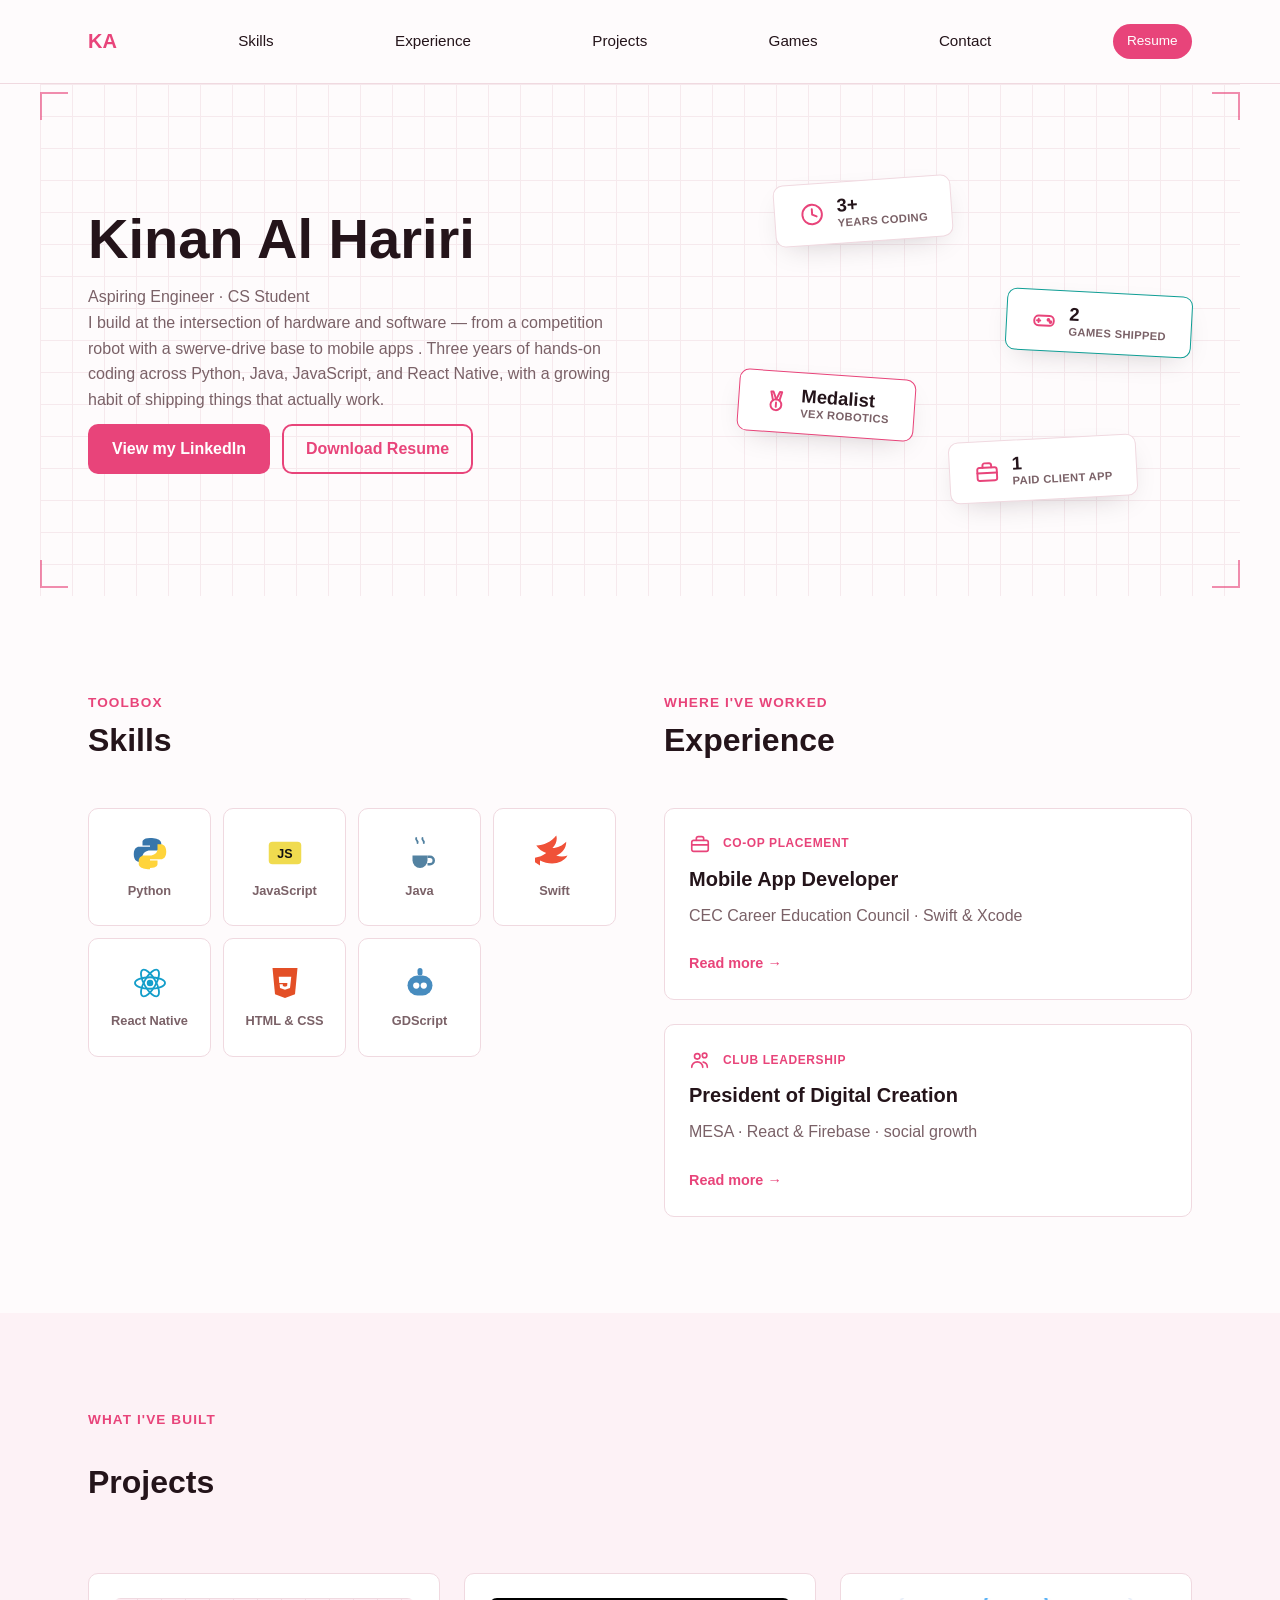
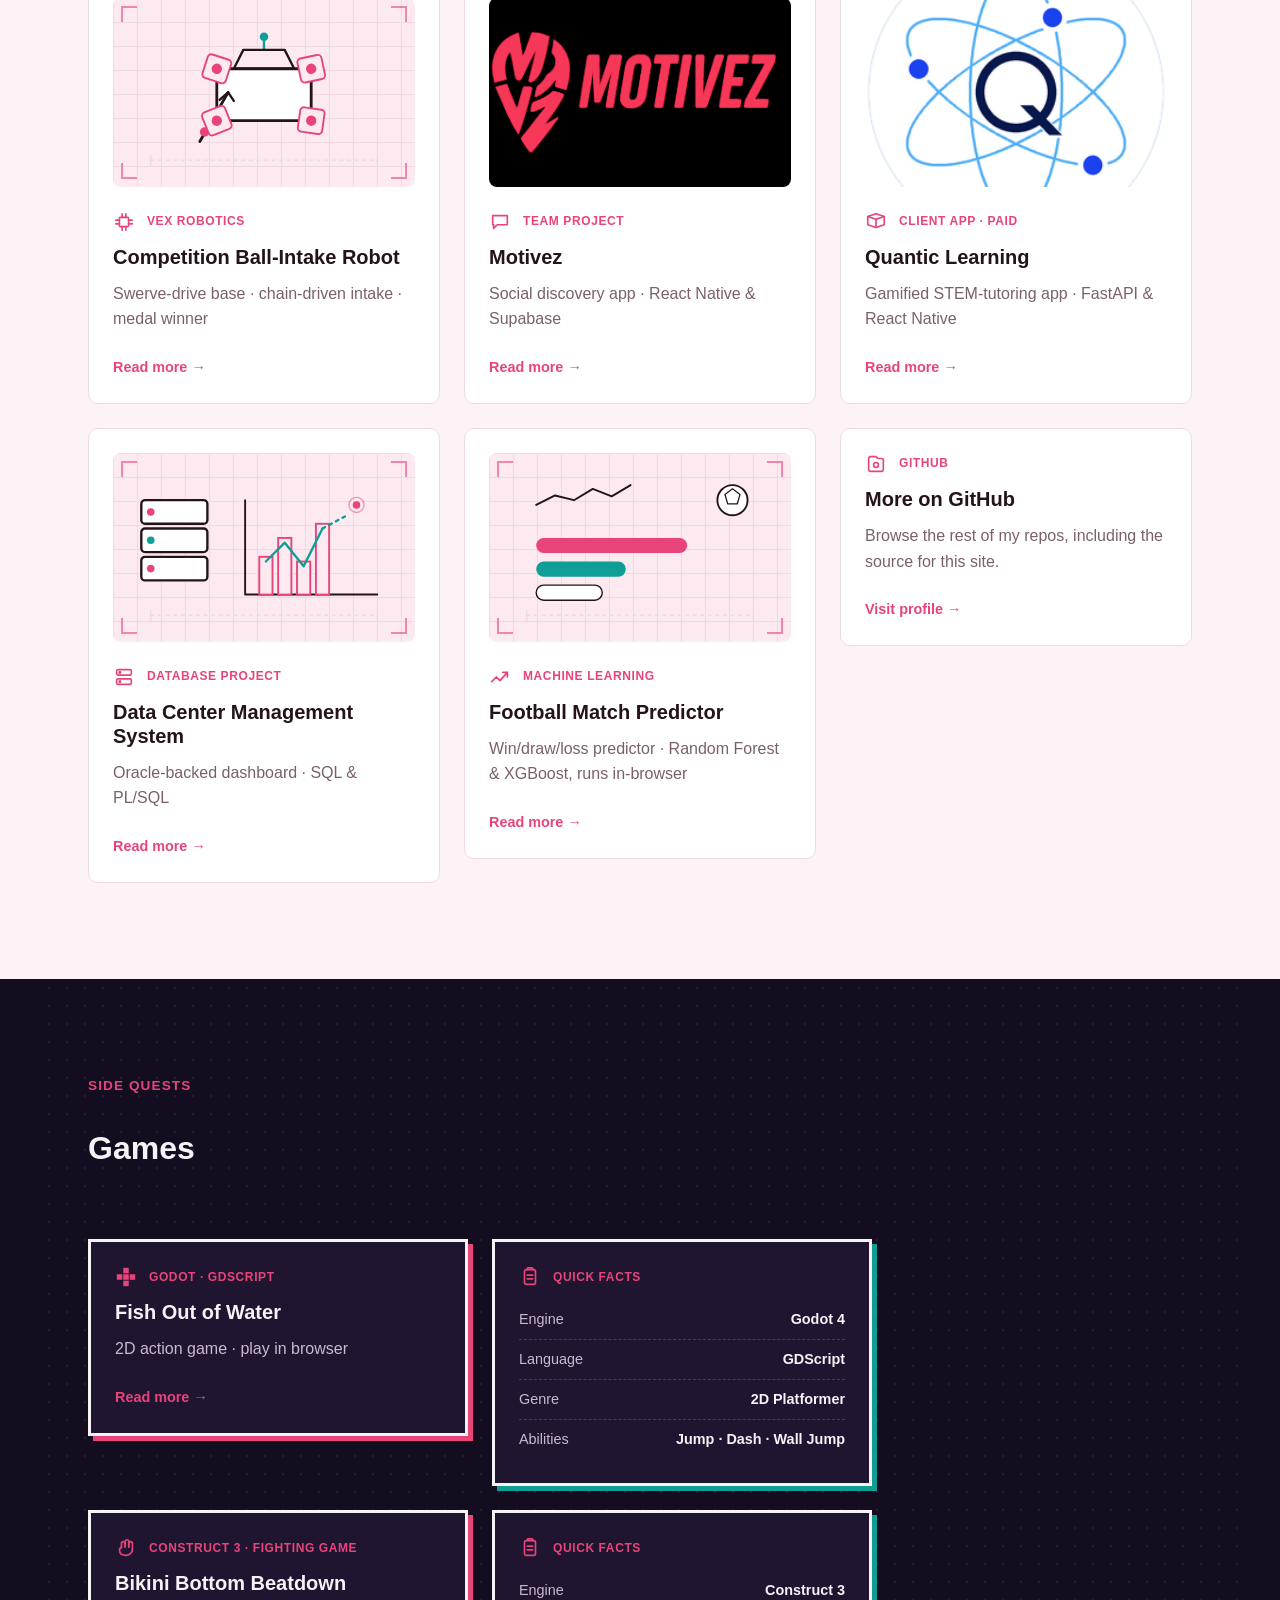
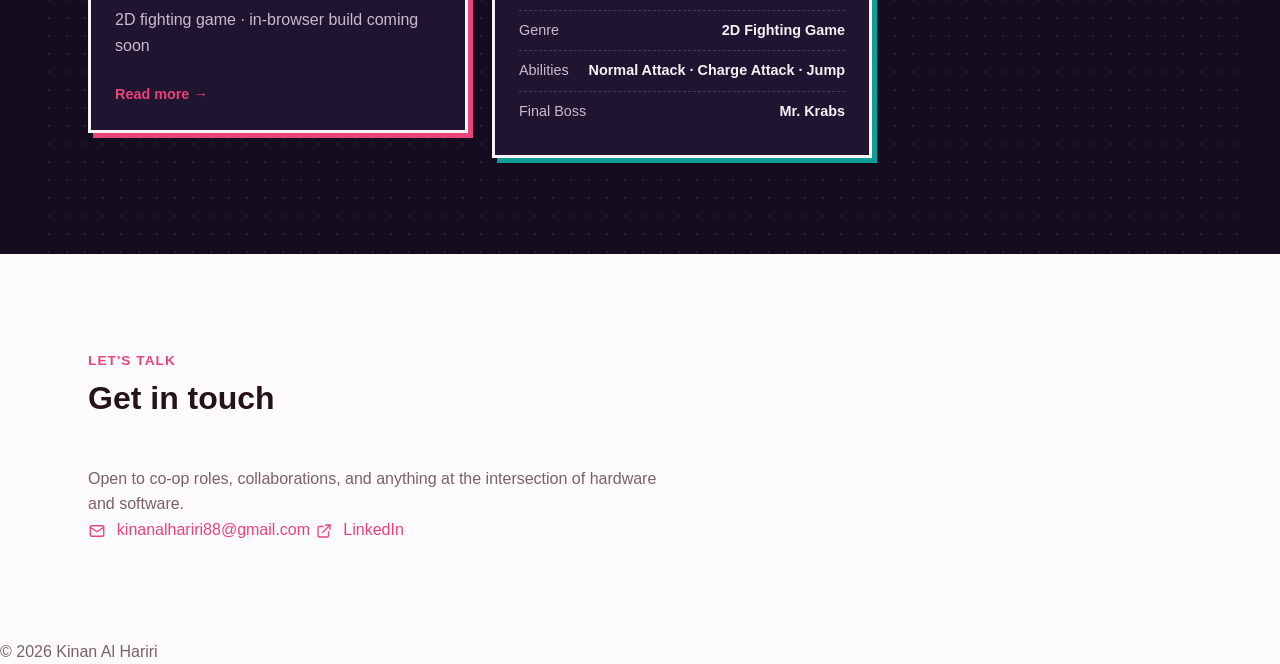
<file: index.html>
<!DOCTYPE html>
<html lang="en">

<head>
  <meta charset="UTF-8">
  <meta name="viewport" content="width=device-width, initial-scale=1.0">
  <title>Kinan Al Hariri — Aspiring Engineer & CS Student </title>
  <meta name="description" content="Portfolio of Kinan Al Hariri — aspiring engineer and CS student. Robotics, app development, and game projects.">
  <link rel="stylesheet" href="style.css">
</head>

<body>

  <!-- Nav bar -->
  <header>
    <nav>
      <a href="#top">KA</a>
      <a href="#skills">Skills</a>
      <a href="#experience">Experience</a>
      <a href="#projects">Projects</a>
      <a href="#games">Games</a>
      <a href="#contact">Contact</a>
      <a href="Kinan_AlHariri_Resume.pdf" target="_blank" rel="noopener" class="nav-resume">Resume</a>
    </nav>
  </header>

  <main id="top">

    <!-- Hero: blueprint-style corner brackets + grid are pure decoration (aria-hidden) -->
    <section id="hero">
      <span class="blueprint-corner corner-tl" aria-hidden="true"></span>
      <span class="blueprint-corner corner-tr" aria-hidden="true"></span>
      <span class="blueprint-corner corner-bl" aria-hidden="true"></span>
      <span class="blueprint-corner corner-br" aria-hidden="true"></span>

      <div class="hero-grid">
        <div class="hero-content">
          <h1>Kinan Al Hariri</h1>
          <p>Aspiring Engineer · CS Student</p>

          <p>
            I build at the intersection of hardware and software — from a
            competition robot with a swerve-drive base to mobile apps
            . Three years of hands-on coding across Python, Java,
            JavaScript, and React Native, with a growing habit of shipping
            things that actually work.
          </p>

          <div class="hero-actions">
            <a href="https://www.linkedin.com/in/kinan-alhariri-09b240375/"
               target="_blank"
               rel="noopener">
              View my LinkedIn
            </a>
            <a href="Kinan_AlHariri_Resume.pdf" target="_blank" rel="noopener" class="btn-secondary">
              Download Resume
            </a>
          </div>
        </div>

        <!-- floating stat chips — decorative, so hidden from assistive tech -->
        <div class="hero-visual" aria-hidden="true">
          <div class="stat-chip stat-chip-1">
            <span class="icon-badge">
              <svg viewBox="0 0 24 24" fill="none" stroke="currentColor" stroke-width="1.8" stroke-linecap="round" stroke-linejoin="round">
                <circle cx="12" cy="12" r="9"/>
                <polyline points="12 7 12 12 16 14"/>
              </svg>
            </span>
            <div class="stat-chip-text">
              <strong>3+</strong>
              <span>Years Coding</span>
            </div>
          </div>

          <div class="stat-chip stat-chip-2">
            <span class="icon-badge">
              <svg viewBox="0 0 24 24" fill="none" stroke="currentColor" stroke-width="1.8" stroke-linecap="round" stroke-linejoin="round">
                <rect x="3" y="8" width="18" height="9" rx="4"/>
                <line x1="5.5" y1="12.5" x2="8.5" y2="12.5"/>
                <line x1="7" y1="11" x2="7" y2="14"/>
                <circle cx="16" cy="11.5" r="0.8" fill="currentColor"/>
                <circle cx="18" cy="13.5" r="0.8" fill="currentColor"/>
              </svg>
            </span>
            <div class="stat-chip-text">
              <strong>2</strong>
              <span>Games Shipped</span>
            </div>
          </div>

          <div class="stat-chip stat-chip-3">
            <span class="icon-badge">
              <svg viewBox="0 0 24 24" fill="none" stroke="currentColor" stroke-width="1.8" stroke-linecap="round" stroke-linejoin="round">
                <circle cx="12" cy="15" r="5"/>
                <path d="M9 11 7 3h2l3 7"/>
                <path d="M15 11 17 3h-2l-3 7"/>
                <path d="M12 13v4"/>
              </svg>
            </span>
            <div class="stat-chip-text">
              <strong>Medalist</strong>
              <span>VEX Robotics</span>
            </div>
          </div>

          <div class="stat-chip stat-chip-4">
            <span class="icon-badge">
              <svg viewBox="0 0 24 24" fill="none" stroke="currentColor" stroke-width="1.8" stroke-linecap="round" stroke-linejoin="round">
                <rect x="3" y="8" width="18" height="12" rx="2"/>
                <path d="M8 8V6a2 2 0 0 1 2-2h4a2 2 0 0 1 2 2v2"/>
                <line x1="3" y1="13" x2="21" y2="13"/>
              </svg>
            </span>
            <div class="stat-chip-text">
              <strong>1</strong>
              <span>Paid Client App</span>
            </div>
          </div>
        </div>
      </div>
    </section>

    <!-- Skills + Experience share one row so neither leaves empty
         space beside a single card. -->
    <section class="split-row reveal">

      <div id="skills" class="split-col">
        <p class="section-kicker">Toolbox</p>
        <h2>Skills</h2>
        <div class="skills-grid">
          <div class="skill-tile" style="--tile-color:#3776AB">
            <span class="skill-mark" aria-hidden="true">
              <svg viewBox="0 0 32 32">
                <path d="M16 4c-6 0-6 3-6 3v3h6v1H7s-4 0-4 6 4 6 4 6h3v-4c0-3 3-5 6-5h5c2 0 4-2 4-4V8s0-4-9-4z" fill="#3776AB"/>
                <path d="M16 28c6 0 6-3 6-3v-3h-6v-1h9s4 0 4-6-4-6-4-6h-3v4c0 3-3 5-6 5h-5c-2 0-4 2-4 4v3s0 4 9 4z" fill="#FFD43B"/>
              </svg>
            </span>
            <span class="skill-name">Python</span>
          </div>
          <div class="skill-tile" style="--tile-color:#F0B90B">
            <span class="skill-mark" aria-hidden="true">
              <svg viewBox="0 0 32 32">
                <rect x="3" y="7" width="26" height="18" rx="3" fill="#F0DB4F"/>
                <text x="16" y="20" font-size="10" font-weight="700" text-anchor="middle" fill="#111">JS</text>
              </svg>
            </span>
            <span class="skill-name">JavaScript</span>
          </div>
          <div class="skill-tile" style="--tile-color:#5382A1">
            <span class="skill-mark" aria-hidden="true">
              <svg viewBox="0 0 32 32">
                <path d="M10 18h12v4a6 6 0 0 1-6 6 6 6 0 0 1-6-6v-4z" fill="#5382A1"/>
                <path d="M22 19h2a3 3 0 0 1 0 6h-2" fill="none" stroke="#5382A1" stroke-width="2"/>
                <path d="M13 4c-1 2 2 2 1 4M18 4c-1 2 2 2 1 4" stroke="#5382A1" stroke-width="1.5" fill="none" stroke-linecap="round"/>
              </svg>
            </span>
            <span class="skill-name">Java</span>
          </div>
          <div class="skill-tile" style="--tile-color:#F05138">
            <span class="skill-mark" aria-hidden="true">
              <svg viewBox="0 0 32 32">
                <path d="M4 22c8 4 18 3 22-4-3 1-6 1-9 0 5-2 8-6 8-11-3 3-7 5-11 5 3-3 4-7 3-10-4 5-10 8-16 8 2 3 5 5 8 6-4 3-8 4-13 4 3 3 6 5 8 6z" fill="#F05138"/>
              </svg>
            </span>
            <span class="skill-name">Swift</span>
          </div>
          <div class="skill-tile" style="--tile-color:#149ECA">
            <span class="skill-mark" aria-hidden="true">
              <svg viewBox="0 0 32 32">
                <circle cx="16" cy="16" r="2.6" fill="#149ECA"/>
                <g fill="none" stroke="#149ECA" stroke-width="1.5">
                  <ellipse cx="16" cy="16" rx="12" ry="4.6"/>
                  <ellipse cx="16" cy="16" rx="12" ry="4.6" transform="rotate(60 16 16)"/>
                  <ellipse cx="16" cy="16" rx="12" ry="4.6" transform="rotate(120 16 16)"/>
                </g>
              </svg>
            </span>
            <span class="skill-name">React Native</span>
          </div>
          <div class="skill-tile" style="--tile-color:#E34F26">
            <span class="skill-mark" aria-hidden="true">
              <svg viewBox="0 0 32 32">
                <path d="M6 4h20l-2 21-8 3-8-3z" fill="#E34F26"/>
                <path d="M11 11h10l-1 9-4 1.3-4-1.3-.3-3h2.5l.1 1.3L16 19l1.7-.6.2-2.4H11.4l-.4-5z" fill="#fff"/>
              </svg>
            </span>
            <span class="skill-name">HTML &amp; CSS</span>
          </div>
          <div class="skill-tile" style="--tile-color:#478CBF">
            <span class="skill-mark" aria-hidden="true">
              <svg viewBox="0 0 32 32">
                <rect x="14" y="4" width="4" height="6" rx="2" fill="#478CBF"/>
                <rect x="6" y="10" width="20" height="16" rx="8" fill="#478CBF"/>
                <circle cx="13" cy="18" r="2.5" fill="#fff"/>
                <circle cx="19" cy="18" r="2.5" fill="#fff"/>
              </svg>
            </span>
            <span class="skill-name">GDScript</span>
          </div>
        </div>
      </div>

      <div id="experience" class="split-col">
        <p class="section-kicker">Where I've Worked</p>
        <h2>Experience</h2>

        <a href="pages/experience.html" class="card-link">
          <article>
            <p class="card-eyebrow">
              <span class="icon-badge" aria-hidden="true">
                <svg viewBox="0 0 24 24" fill="none" stroke="currentColor" stroke-width="1.8" stroke-linecap="round" stroke-linejoin="round">
                  <rect x="3" y="8" width="18" height="12" rx="2"/>
                  <path d="M8 8V6a2 2 0 0 1 2-2h4a2 2 0 0 1 2 2v2"/>
                  <line x1="3" y1="13" x2="21" y2="13"/>
                </svg>
              </span>
              Co-op Placement
            </p>
            <h3>Mobile App Developer</h3>
            <p>CEC Career Education Council &middot; Swift &amp; Xcode</p>
            <span class="card-more">Read more &rarr;</span>
          </article>
        </a>

        <a href="pages/mesa-digital-creation.html" class="card-link">
          <article>
            <p class="card-eyebrow">
              <span class="icon-badge" aria-hidden="true">
                <svg viewBox="0 0 24 24" fill="none" stroke="currentColor" stroke-width="1.8" stroke-linecap="round" stroke-linejoin="round">
                  <circle cx="9" cy="8" r="3"/>
                  <path d="M3 20c0-3.3 2.7-6 6-6s6 2.7 6 6"/>
                  <circle cx="17" cy="7" r="2.5"/>
                  <path d="M15.5 14.3c2.6.4 4.5 2.7 4.5 5.7"/>
                </svg>
              </span>
              Club Leadership
            </p>
            <h3>President of Digital Creation</h3>
            <p>MESA &middot; React &amp; Firebase &middot; social growth</p>
            <span class="card-more">Read more &rarr;</span>
          </article>
        </a>
      </div>

    </section>

    <!-- Projects: teaser cards, each links to its own detail page -->
    <section id="projects" class="reveal">
      <p class="section-kicker">What I've Built</p>
      <h2>Projects</h2>

      <a href="pages/robot.html" class="card-link">
        <article>
          <div class="card-art" aria-hidden="true">
            <span class="art-corner corner-tl"></span>
            <span class="art-corner corner-tr"></span>
            <span class="art-corner corner-bl"></span>
            <span class="art-corner corner-br"></span>
            <svg viewBox="0 0 320 200" preserveAspectRatio="xMidYMid meet">
              <!-- dimension-style guide line, like a blueprint callout -->
              <line x1="40" y1="172" x2="280" y2="172" stroke="var(--border)" stroke-width="1.5" stroke-dasharray="4 4"/>
              <line x1="40" y1="166" x2="40" y2="178" stroke="var(--border)" stroke-width="1.5"/>
              <line x1="280" y1="166" x2="280" y2="178" stroke="var(--border)" stroke-width="1.5"/>

              <!-- antenna -->
              <line x1="160" y1="75" x2="160" y2="44" stroke="var(--accent-2)" stroke-width="2.5" stroke-linecap="round"/>
              <circle cx="160" cy="41" r="4.5" fill="var(--accent-2)"/>

              <!-- ball basket -->
              <path d="M138 55 L182 55 L192 75 L128 75 Z" fill="var(--accent-dim)" stroke="var(--text)" stroke-width="2.5" stroke-linejoin="round"/>

              <!-- chassis -->
              <rect x="110" y="75" width="100" height="55" rx="8" fill="var(--bg-card)" stroke="var(--text)" stroke-width="3"/>

              <!-- intake ramp + balls -->
              <path d="M92 152 L122 100" stroke="var(--text)" stroke-width="3" stroke-linecap="round"/>
              <circle cx="97" cy="142" r="5" fill="var(--accent)"/>
              <circle cx="107" cy="123" r="5" fill="var(--accent)"/>
              <path d="M113 108 L122 100 L128 109" fill="none" stroke="var(--text)" stroke-width="2.5" stroke-linecap="round" stroke-linejoin="round"/>

              <!-- four independently-angled swerve modules, one per corner -->
              <g transform="translate(110 75) rotate(18)">
                <rect x="-13" y="-13" width="26" height="26" rx="4" fill="var(--accent-dim)" stroke="var(--accent)" stroke-width="2"/>
                <circle r="5.5" fill="var(--accent)"/>
              </g>
              <g transform="translate(210 75) rotate(-12)">
                <rect x="-13" y="-13" width="26" height="26" rx="4" fill="var(--accent-dim)" stroke="var(--accent)" stroke-width="2"/>
                <circle r="5.5" fill="var(--accent)"/>
              </g>
              <g transform="translate(110 130) rotate(-22)">
                <rect x="-13" y="-13" width="26" height="26" rx="4" fill="var(--accent-dim)" stroke="var(--accent)" stroke-width="2"/>
                <circle r="5.5" fill="var(--accent)"/>
              </g>
              <g transform="translate(210 130) rotate(8)">
                <rect x="-13" y="-13" width="26" height="26" rx="4" fill="var(--accent-dim)" stroke="var(--accent)" stroke-width="2"/>
                <circle r="5.5" fill="var(--accent)"/>
              </g>
            </svg>
          </div>
          <p class="card-eyebrow">
            <span class="icon-badge" aria-hidden="true">
              <svg viewBox="0 0 24 24" fill="none" stroke="currentColor" stroke-width="1.8" stroke-linecap="round" stroke-linejoin="round">
                <rect x="7" y="7" width="10" height="10" rx="1"/>
                <line x1="7" y1="10" x2="3" y2="10"/>
                <line x1="7" y1="14" x2="3" y2="14"/>
                <line x1="17" y1="10" x2="21" y2="10"/>
                <line x1="17" y1="14" x2="21" y2="14"/>
                <line x1="10" y1="7" x2="10" y2="3"/>
                <line x1="14" y1="7" x2="14" y2="3"/>
                <line x1="10" y1="17" x2="10" y2="21"/>
                <line x1="14" y1="17" x2="14" y2="21"/>
              </svg>
            </span>
            VEX Robotics
          </p>
          <h3>Competition Ball-Intake Robot</h3>
          <p>Swerve-drive base &middot; chain-driven intake &middot; medal winner</p>
          <span class="card-more">Read more &rarr;</span>
        </article>
      </a>

      <a href="pages/motivez.html" class="card-link">
        <article>
          <img src="images/motivez.png" alt="Motivez logo">
          <p class="card-eyebrow">
            <span class="icon-badge" aria-hidden="true">
              <svg viewBox="0 0 24 24" fill="none" stroke="currentColor" stroke-width="1.8" stroke-linecap="round" stroke-linejoin="round">
                <path d="M4 5h16v10H9l-4 4v-4H4z"/>
              </svg>
            </span>
            Team Project
          </p>
          <h3>Motivez</h3>
          <p>Social discovery app &middot; React Native &amp; Supabase</p>
          <span class="card-more">Read more &rarr;</span>
        </article>
      </a>

      <a href="pages/quantic-learning.html" class="card-link">
        <article>
          <img src="images/quantic-logo.png" alt="Quantic Learning logo">
          <p class="card-eyebrow">
            <span class="icon-badge" aria-hidden="true">
              <svg viewBox="0 0 24 24" fill="none" stroke="currentColor" stroke-width="1.8" stroke-linecap="round" stroke-linejoin="round">
                <path d="M3 6l9-3 9 3-9 3-9-3z"/>
                <path d="M3 6v9l9 3 9-3V6"/>
                <path d="M12 9v9"/>
              </svg>
            </span>
            Client App &middot; Paid
          </p>
          <h3>Quantic Learning</h3>
          <p>Gamified STEM-tutoring app &middot; FastAPI &amp; React Native</p>
          <span class="card-more">Read more &rarr;</span>
        </article>
      </a>

      <a href="pages/data-center-dashboard.html" class="card-link">
        <article>
          <div class="card-art" aria-hidden="true">
            <span class="art-corner corner-tl"></span>
            <span class="art-corner corner-tr"></span>
            <span class="art-corner corner-bl"></span>
            <span class="art-corner corner-br"></span>
            <svg viewBox="0 0 320 200" preserveAspectRatio="xMidYMid meet">
              <!-- dimension-style guide line, like a blueprint callout -->
              <line x1="40" y1="172" x2="280" y2="172" stroke="var(--border)" stroke-width="1.5" stroke-dasharray="4 4"/>
              <line x1="40" y1="166" x2="40" y2="178" stroke="var(--border)" stroke-width="1.5"/>
              <line x1="280" y1="166" x2="280" y2="178" stroke="var(--border)" stroke-width="1.5"/>

              <!-- server rack -->
              <rect x="30" y="50" width="70" height="25" rx="4" fill="var(--bg-card)" stroke="var(--text)" stroke-width="2.5"/>
              <rect x="30" y="80" width="70" height="25" rx="4" fill="var(--bg-card)" stroke="var(--text)" stroke-width="2.5"/>
              <rect x="30" y="110" width="70" height="25" rx="4" fill="var(--bg-card)" stroke="var(--text)" stroke-width="2.5"/>
              <circle cx="40" cy="62.5" r="4" fill="var(--accent)"/>
              <circle cx="40" cy="92.5" r="4" fill="var(--accent-2)"/>
              <circle cx="40" cy="122.5" r="4" fill="var(--accent)"/>

              <!-- "live" status ring -->
              <circle cx="258" cy="55" r="8" fill="none" stroke="var(--accent)" stroke-width="1.5" opacity="0.5"/>
              <circle cx="258" cy="55" r="4" fill="var(--accent)"/>

              <!-- chart axes -->
              <path d="M140 50 V150 H280" fill="none" stroke="var(--text)" stroke-width="2" stroke-linecap="round" stroke-linejoin="round"/>

              <!-- utilization bars -->
              <rect x="155" y="110" width="14" height="40" fill="var(--accent-dim)" stroke="var(--accent)" stroke-width="2"/>
              <rect x="175" y="90" width="14" height="60" fill="var(--accent-dim)" stroke="var(--accent)" stroke-width="2"/>
              <rect x="195" y="115" width="14" height="35" fill="var(--accent-dim)" stroke="var(--accent)" stroke-width="2"/>
              <rect x="215" y="75" width="14" height="75" fill="var(--accent-dim)" stroke="var(--accent)" stroke-width="2"/>

              <!-- predictive trend line, dashed where it forecasts ahead of the data -->
              <path d="M162 115 L182 95 L202 120 L222 80" fill="none" stroke="var(--accent-2)" stroke-width="2.5" stroke-linecap="round" stroke-linejoin="round"/>
              <path d="M222 80 L250 65" fill="none" stroke="var(--accent-2)" stroke-width="2.5" stroke-linecap="round" stroke-dasharray="3 5"/>
            </svg>
          </div>
          <p class="card-eyebrow">
            <span class="icon-badge" aria-hidden="true">
              <svg viewBox="0 0 24 24" fill="none" stroke="currentColor" stroke-width="1.8" stroke-linecap="round" stroke-linejoin="round">
                <rect x="4" y="4" width="16" height="6" rx="1.5"/>
                <rect x="4" y="14" width="16" height="6" rx="1.5"/>
                <circle cx="7.5" cy="7" r="0.8" fill="currentColor"/>
                <circle cx="7.5" cy="17" r="0.8" fill="currentColor"/>
              </svg>
            </span>
            Database Project
          </p>
          <h3>Data Center Management System</h3>
          <p>Oracle-backed dashboard &middot; SQL &amp; PL/SQL</p>
          <span class="card-more">Read more &rarr;</span>
        </article>
      </a>

      <a href="pages/football-predictor.html" class="card-link">
        <article>
          <div class="card-art" aria-hidden="true">
            <span class="art-corner corner-tl"></span>
            <span class="art-corner corner-tr"></span>
            <span class="art-corner corner-bl"></span>
            <span class="art-corner corner-br"></span>
            <svg viewBox="0 0 320 200" preserveAspectRatio="xMidYMid meet">
              <!-- dimension-style guide line, like a blueprint callout -->
              <line x1="40" y1="172" x2="280" y2="172" stroke="var(--border)" stroke-width="1.5" stroke-dasharray="4 4"/>
              <line x1="40" y1="166" x2="40" y2="178" stroke="var(--border)" stroke-width="1.5"/>
              <line x1="280" y1="166" x2="280" y2="178" stroke="var(--border)" stroke-width="1.5"/>

              <!-- form / Elo trend sparkline -->
              <polyline points="50,55 70,45 90,50 110,38 130,46 150,34" fill="none" stroke="var(--text)" stroke-width="2" stroke-linecap="round" stroke-linejoin="round"/>

              <!-- abstract ball glyph -->
              <circle cx="258" cy="50" r="16" fill="var(--bg-card)" stroke="var(--text)" stroke-width="2"/>
              <path d="M258 38 L266 44 L263 54 L253 54 L250 44 Z" fill="none" stroke="var(--text)" stroke-width="1.3" stroke-linejoin="round"/>

              <!-- win / draw / loss probability bars -->
              <rect x="50" y="90" width="160" height="16" rx="8" fill="var(--accent)"/>
              <rect x="50" y="115" width="95" height="16" rx="8" fill="var(--accent-2)"/>
              <rect x="50" y="140" width="70" height="16" rx="8" fill="var(--bg-card)" stroke="var(--text)" stroke-width="1.5"/>
            </svg>
          </div>
          <p class="card-eyebrow">
            <span class="icon-badge" aria-hidden="true">
              <svg viewBox="0 0 24 24" fill="none" stroke="currentColor" stroke-width="1.8" stroke-linecap="round" stroke-linejoin="round">
                <path d="M3 17l5-5 4 4 8-9"/>
                <path d="M15 7h5v5"/>
              </svg>
            </span>
            Machine Learning
          </p>
          <h3>Football Match Predictor</h3>
          <p>Win/draw/loss predictor &middot; Random Forest &amp; XGBoost, runs in-browser</p>
          <span class="card-more">Read more &rarr;</span>
        </article>
      </a>

      <a href="https://github.com/kinan897" target="_blank" rel="noopener" class="card-link">
        <article>
          <p class="card-eyebrow">
            <span class="icon-badge" aria-hidden="true">
              <svg viewBox="0 0 24 24" fill="none" stroke="currentColor" stroke-width="1.8" stroke-linecap="round" stroke-linejoin="round">
                <path d="M4 6a2 2 0 0 1 2-2h6l2 2h4a2 2 0 0 1 2 2v10a2 2 0 0 1-2 2H6a2 2 0 0 1-2-2z"/>
                <circle cx="12" cy="13" r="2.6"/>
              </svg>
            </span>
            GitHub
          </p>
          <h3>More on GitHub</h3>
          <p>Browse the rest of my repos, including the source for this site.</p>
          <span class="card-more">Visit profile &rarr;</span>
        </article>
      </a>

      <!-- Copy an entire <a class="card-link">...</a> block to add another project. -->
    </section>

    <!-- Games: retro/pixel accents (.pixel-frame on the card, dot-grid behind the section) -->
    <section id="games" class="reveal">
      <p class="section-kicker">Side Quests</p>
      <h2>Games</h2>

      <a href="pages/fish-out-of-water.html" class="card-link">
        <article class="pixel-frame">
          <p class="card-eyebrow">
            <span class="icon-badge" aria-hidden="true">
              <svg viewBox="0 0 24 24" fill="currentColor">
                <rect x="9" y="2" width="6" height="6"/>
                <rect x="9" y="16" width="6" height="6"/>
                <rect x="2" y="9" width="6" height="6"/>
                <rect x="16" y="9" width="6" height="6"/>
                <rect x="9" y="9" width="6" height="6"/>
              </svg>
            </span>
            Godot &middot; GDScript
          </p>
          <h3>Fish Out of Water</h3>
          <p>2D action game &middot; play in browser</p>
          <span class="card-more">Read more &rarr;</span>
        </article>
      </a>

      <!-- Static info panel, not a link — reuses the same pixel-frame look as the game card -->
      <div class="game-facts pixel-frame">
        <p class="card-eyebrow">
          <span class="icon-badge" aria-hidden="true">
            <svg viewBox="0 0 24 24" fill="none" stroke="currentColor" stroke-width="1.8" stroke-linecap="round" stroke-linejoin="round">
              <rect x="6" y="4" width="12" height="16" rx="2"/>
              <path d="M9 4V3a1 1 0 0 1 1-1h4a1 1 0 0 1 1 1v1"/>
              <line x1="9" y1="10" x2="15" y2="10"/>
              <line x1="9" y1="14" x2="15" y2="14"/>
            </svg>
          </span>
          Quick Facts
        </p>
        <ul class="fact-list">
          <li><span>Engine</span><strong>Godot 4</strong></li>
          <li><span>Language</span><strong>GDScript</strong></li>
          <li><span>Genre</span><strong>2D Platformer</strong></li>
          <li><span>Abilities</span><strong>Jump &middot; Dash &middot; Wall Jump</strong></li>
        </ul>
      </div>

      <a href="pages/bikini-bottom-beatdown.html" class="card-link">
        <article class="pixel-frame">
          <p class="card-eyebrow">
            <span class="icon-badge" aria-hidden="true">
              <svg viewBox="0 0 24 24" fill="none" stroke="currentColor" stroke-width="1.8" stroke-linecap="round" stroke-linejoin="round">
                <path d="M7 12V7a2 2 0 0 1 4 0v4"/>
                <path d="M11 11V5a2 2 0 0 1 4 0v6"/>
                <path d="M15 11V7a2 2 0 0 1 4 0v6c0 3.5-2.5 7-6.5 7S5 18.5 5 15v-2l2-2"/>
              </svg>
            </span>
            Construct 3 &middot; Fighting Game
          </p>
          <h3>Bikini Bottom Beatdown</h3>
          <p>2D fighting game &middot; in-browser build coming soon</p>
          <span class="card-more">Read more &rarr;</span>
        </article>
      </a>

      <div class="game-facts pixel-frame">
        <p class="card-eyebrow">
          <span class="icon-badge" aria-hidden="true">
            <svg viewBox="0 0 24 24" fill="none" stroke="currentColor" stroke-width="1.8" stroke-linecap="round" stroke-linejoin="round">
              <rect x="6" y="4" width="12" height="16" rx="2"/>
              <path d="M9 4V3a1 1 0 0 1 1-1h4a1 1 0 0 1 1 1v1"/>
              <line x1="9" y1="10" x2="15" y2="10"/>
              <line x1="9" y1="14" x2="15" y2="14"/>
            </svg>
          </span>
          Quick Facts
        </p>
        <ul class="fact-list">
          <li><span>Engine</span><strong>Construct 3</strong></li>
          <li><span>Genre</span><strong>2D Fighting Game</strong></li>
          <li><span>Abilities</span><strong>Normal Attack &middot; Charge Attack &middot; Jump</strong></li>
          <li><span>Final Boss</span><strong>Mr. Krabs</strong></li>
        </ul>
      </div>
    </section>

    <!-- Contact -->
    <section id="contact" class="reveal">
      <p class="section-kicker">Let's Talk</p>
      <h2>Get in touch</h2>
      <p>Open to co-op roles, collaborations, and anything at the intersection of hardware and software.</p>
      <a href="mailto:kinanalhariri88@gmail.com">
        <span class="contact-icon" aria-hidden="true">
          <svg viewBox="0 0 24 24" fill="none" stroke="currentColor" stroke-width="1.8" stroke-linecap="round" stroke-linejoin="round">
            <rect x="3" y="5" width="18" height="14" rx="2"/>
            <path d="M3 7l9 6 9-6"/>
          </svg>
        </span>
        kinanalhariri88@gmail.com
      </a>
      <a href="https://www.linkedin.com/in/kinan-alhariri-09b240375/" target="_blank" rel="noopener">
        <span class="contact-icon" aria-hidden="true">
          <svg viewBox="0 0 24 24" fill="none" stroke="currentColor" stroke-width="1.8" stroke-linecap="round" stroke-linejoin="round">
            <path d="M14 4h6v6"/>
            <path d="M20 4L10 14"/>
            <path d="M18 13v5a2 2 0 0 1-2 2H6a2 2 0 0 1-2-2V8a2 2 0 0 1 2-2h5"/>
          </svg>
        </span>
        LinkedIn
      </a>
    </section>

  </main>

  <footer>
    <p>&copy; 2026 Kinan Al Hariri</p>
  </footer>

  <script src="script.js"></script>
</body>

</html>
</file>
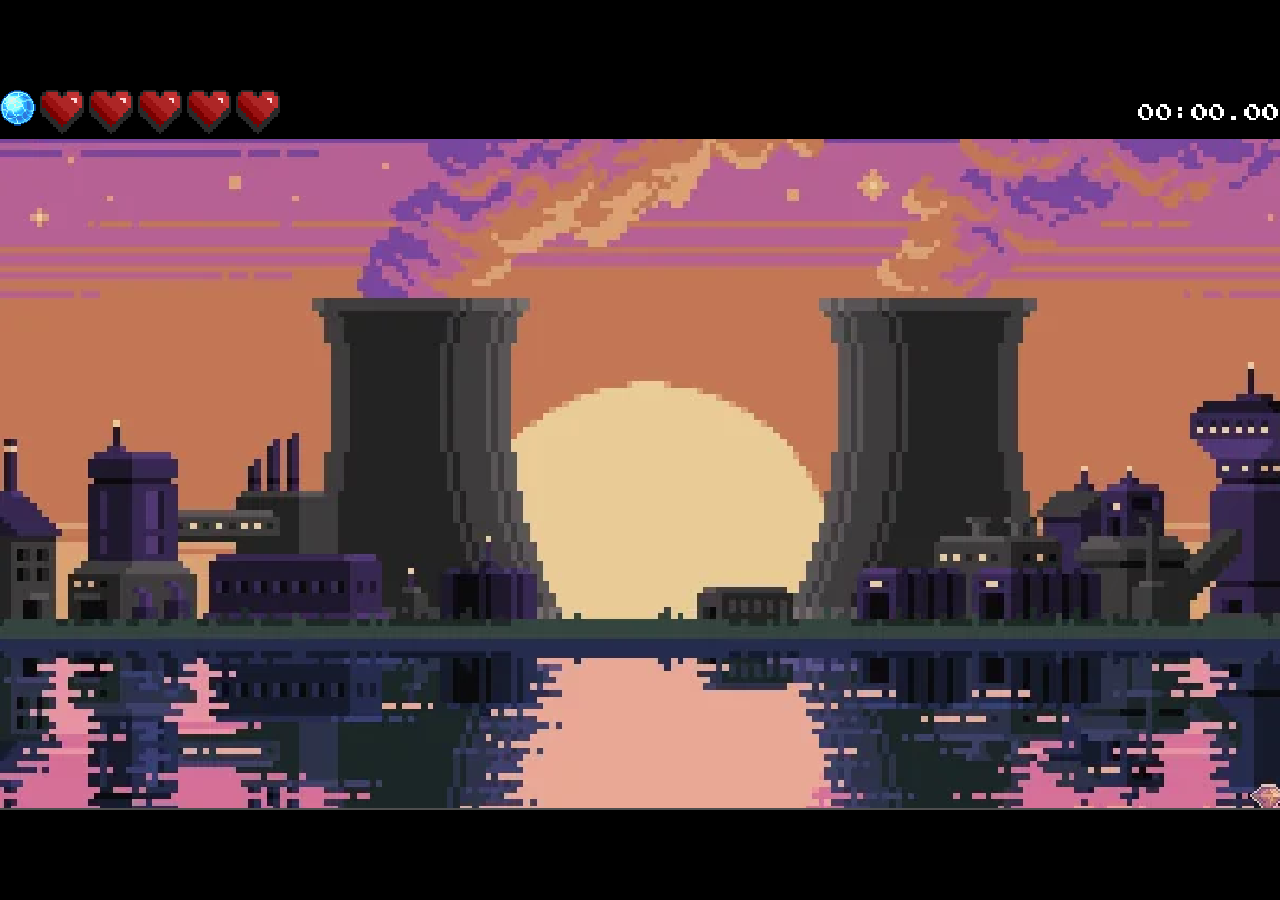
<file: games/fish-out-of-water/index.html>
<!DOCTYPE html>
<html lang="en">
	<head>
		<meta charset="utf-8">
		<meta name="viewport" content="width=device-width, user-scalable=no, initial-scale=1.0">
		<title>Fish Out Of Water</title>
		<style>
html, body, #canvas {
	margin: 0;
	padding: 0;
	border: 0;
}

body {
	color: white;
	background-color: black;
	overflow: hidden;
	touch-action: none;
}

#canvas {
	display: block;
}

#canvas:focus {
	outline: none;
}

#status, #status-splash, #status-progress {
	position: absolute;
	left: 0;
	right: 0;
}

#status, #status-splash {
	top: 0;
	bottom: 0;
}

#status {
	background-color: #242424;
	display: flex;
	flex-direction: column;
	justify-content: center;
	align-items: center;
	visibility: hidden;
}

#status-splash {
	max-height: 100%;
	max-width: 100%;
	margin: auto;
}

#status-splash.show-image--false {
	display: none;
}

#status-splash.fullsize--true {
	height: 100%;
	width: 100%;
	object-fit: contain;
}

#status-splash.use-filter--false {
	image-rendering: pixelated;
}

#status-progress, #status-notice {
	display: none;
}

#status-progress {
	bottom: 10%;
	width: 50%;
	margin: 0 auto;
}

#status-notice {
	background-color: #5b3943;
	border-radius: 0.5rem;
	border: 1px solid #9b3943;
	color: #e0e0e0;
	font-family: 'Noto Sans', 'Droid Sans', Arial, sans-serif;
	line-height: 1.3;
	margin: 0 2rem;
	overflow: hidden;
	padding: 1rem;
	text-align: center;
	z-index: 1;
}
		</style>
		<link id="-gd-engine-icon" rel="icon" type="image/png" href="index.icon.png" />
<link rel="apple-touch-icon" href="index.apple-touch-icon.png"/>

	</head>
	<body>
		<canvas id="canvas">
			Your browser does not support the canvas tag.
		</canvas>

		<noscript>
			Your browser does not support JavaScript.
		</noscript>

		<div id="status">
			<img id="status-splash" class="show-image--true fullsize--true use-filter--false" src="index.png" alt="">
			<progress id="status-progress"></progress>
			<div id="status-notice"></div>
		</div>

		<script src="index.js"></script>
		<script>
const GODOT_CONFIG = {"args":[],"canvasResizePolicy":2,"emscriptenPoolSize":8,"ensureCrossOriginIsolationHeaders":true,"executable":"index","experimentalVK":false,"fileSizes":{"index.pck":8490908,"index.wasm":38057390},"focusCanvas":true,"gdextensionLibs":[],"godotPoolSize":4};
const GODOT_THREADS_ENABLED = false;
const engine = new Engine(GODOT_CONFIG);

(function () {
	const statusOverlay = document.getElementById('status');
	const statusProgress = document.getElementById('status-progress');
	const statusNotice = document.getElementById('status-notice');

	let initializing = true;
	let statusMode = '';

	function setStatusMode(mode) {
		if (statusMode === mode || !initializing) {
			return;
		}
		if (mode === 'hidden') {
			statusOverlay.remove();
			initializing = false;
			return;
		}
		statusOverlay.style.visibility = 'visible';
		statusProgress.style.display = mode === 'progress' ? 'block' : 'none';
		statusNotice.style.display = mode === 'notice' ? 'block' : 'none';
		statusMode = mode;
	}

	function setStatusNotice(text) {
		while (statusNotice.lastChild) {
			statusNotice.removeChild(statusNotice.lastChild);
		}
		const lines = text.split('\n');
		lines.forEach((line) => {
			statusNotice.appendChild(document.createTextNode(line));
			statusNotice.appendChild(document.createElement('br'));
		});
	}

	function displayFailureNotice(err) {
		console.error(err);
		if (err instanceof Error) {
			setStatusNotice(err.message);
		} else if (typeof err === 'string') {
			setStatusNotice(err);
		} else {
			setStatusNotice('An unknown error occurred.');
		}
		setStatusMode('notice');
		initializing = false;
	}

	const missing = Engine.getMissingFeatures({
		threads: GODOT_THREADS_ENABLED,
	});

	if (missing.length !== 0) {
		if (GODOT_CONFIG['serviceWorker'] && GODOT_CONFIG['ensureCrossOriginIsolationHeaders'] && 'serviceWorker' in navigator) {
			let serviceWorkerRegistrationPromise;
			try {
				serviceWorkerRegistrationPromise = navigator.serviceWorker.getRegistration();
			} catch (err) {
				serviceWorkerRegistrationPromise = Promise.reject(new Error('Service worker registration failed.'));
			}
			// There's a chance that installing the service worker would fix the issue
			Promise.race([
				serviceWorkerRegistrationPromise.then((registration) => {
					if (registration != null) {
						return Promise.reject(new Error('Service worker already exists.'));
					}
					return registration;
				}).then(() => engine.installServiceWorker()),
				// For some reason, `getRegistration()` can stall
				new Promise((resolve) => {
					setTimeout(() => resolve(), 2000);
				}),
			]).then(() => {
				// Reload if there was no error.
				window.location.reload();
			}).catch((err) => {
				console.error('Error while registering service worker:', err);
			});
		} else {
			// Display the message as usual
			const missingMsg = 'Error\nThe following features required to run Godot projects on the Web are missing:\n';
			displayFailureNotice(missingMsg + missing.join('\n'));
		}
	} else {
		setStatusMode('progress');
		engine.startGame({
			'onProgress': function (current, total) {
				if (current > 0 && total > 0) {
					statusProgress.value = current;
					statusProgress.max = total;
				} else {
					statusProgress.removeAttribute('value');
					statusProgress.removeAttribute('max');
				}
			},
		}).then(() => {
			setStatusMode('hidden');
		}, displayFailureNotice);
	}
}());
		</script>
	</body>
</html>
</file>
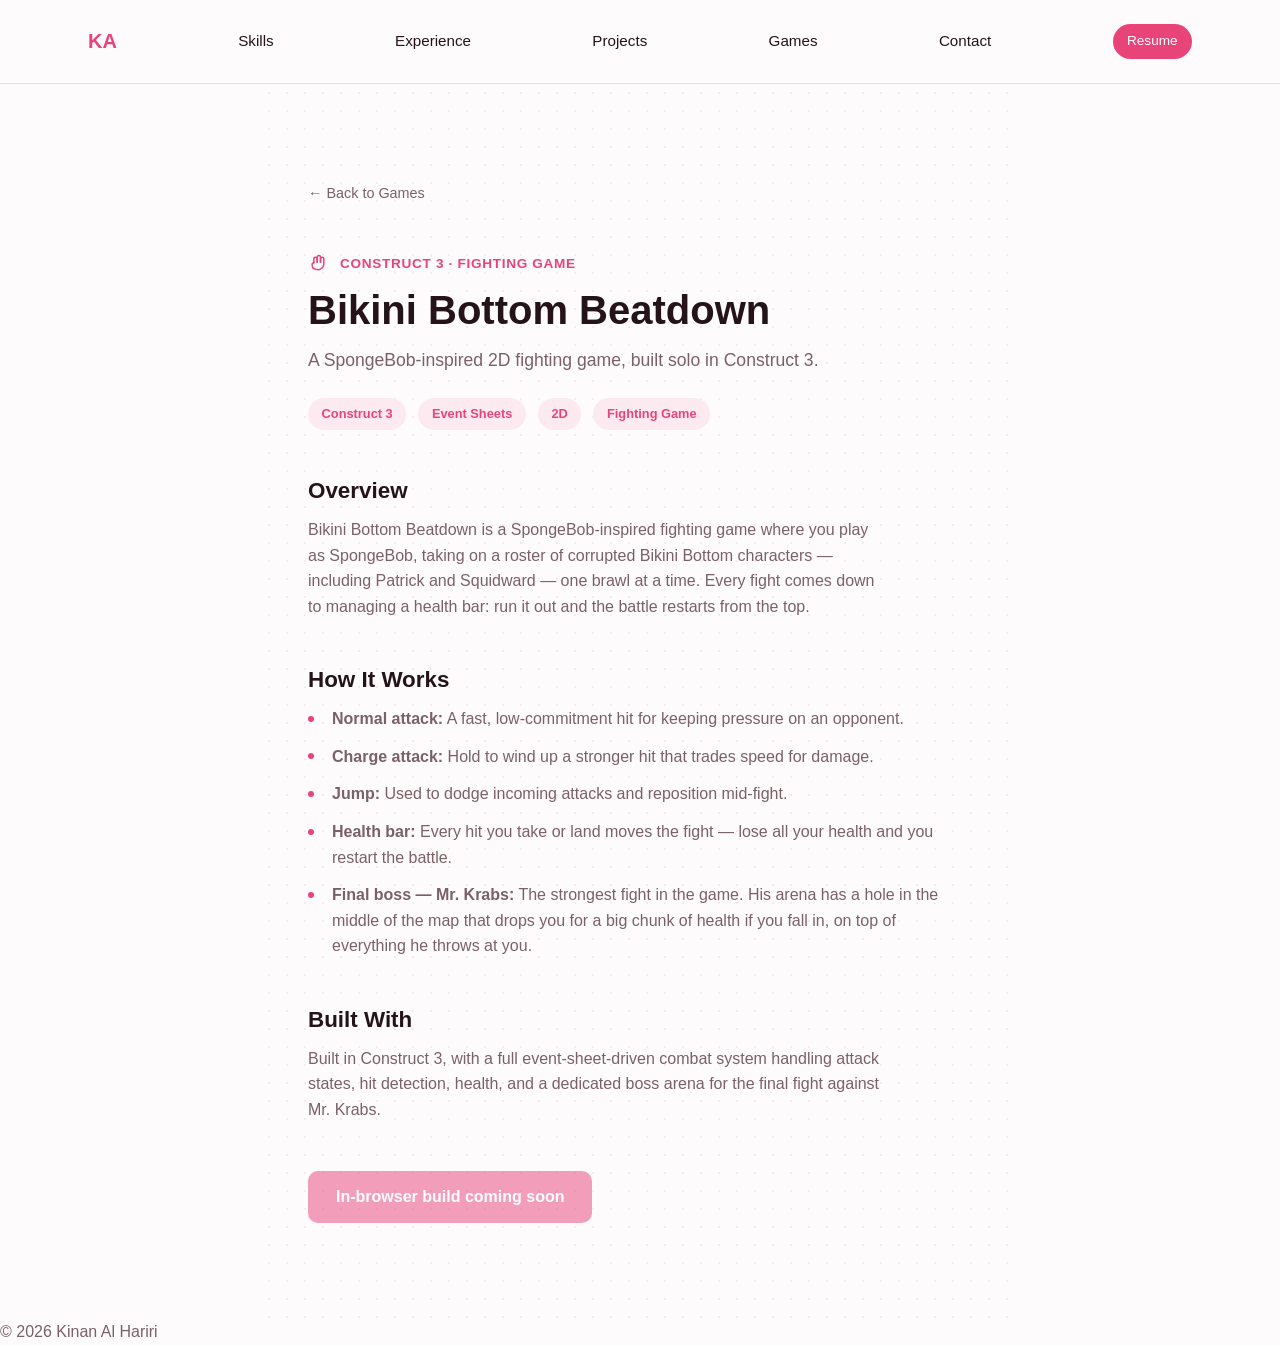
<file: pages/bikini-bottom-beatdown.html>
<!DOCTYPE html>
<html lang="en">

<head>
  <meta charset="UTF-8">
  <meta name="viewport" content="width=device-width, initial-scale=1.0">
  <title>Bikini Bottom Beatdown — Kinan Al Hariri</title>
  <meta name="description" content="Bikini Bottom Beatdown, a SpongeBob-inspired 2D fighting game built in Construct 3 by Kinan Al Hariri.">
  <link rel="stylesheet" href="../style.css">
</head>

<body>

  <header>
    <nav>
      <a href="../index.html#top">KA</a>
      <a href="../index.html#skills">Skills</a>
      <a href="../index.html#experience">Experience</a>
      <a href="../index.html#projects">Projects</a>
      <a href="../index.html#games">Games</a>
      <a href="../index.html#contact">Contact</a>
      <a href="../Kinan_AlHariri_Resume.pdf" target="_blank" rel="noopener" class="nav-resume">Resume</a>
    </nav>
  </header>

  <main class="detail-page pixel-page">

    <a href="../index.html#games" class="back-link">&larr; Back to Games</a>

    <p class="eyebrow">
      <span class="icon-badge" aria-hidden="true">
        <svg viewBox="0 0 24 24" fill="none" stroke="currentColor" stroke-width="1.8" stroke-linecap="round" stroke-linejoin="round">
          <path d="M7 12V7a2 2 0 0 1 4 0v4"/>
          <path d="M11 11V5a2 2 0 0 1 4 0v6"/>
          <path d="M15 11V7a2 2 0 0 1 4 0v6c0 3.5-2.5 7-6.5 7S5 18.5 5 15v-2l2-2"/>
        </svg>
      </span>
      Construct 3 &middot; Fighting Game
    </p>
    <h1>Bikini Bottom Beatdown</h1>
    <p class="detail-subtitle">
      A SpongeBob-inspired 2D fighting game, built solo in Construct 3.
    </p>

    <div class="detail-tags">
      <span class="tag">Construct 3</span>
      <span class="tag">Event Sheets</span>
      <span class="tag">2D</span>
      <span class="tag">Fighting Game</span>
    </div>

    <section class="detail-block reveal">
      <h2>Overview</h2>
      <p>
        Bikini Bottom Beatdown is a SpongeBob-inspired fighting game where
        you play as SpongeBob, taking on a roster of corrupted Bikini
        Bottom characters &mdash; including Patrick and Squidward &mdash;
        one brawl at a time. Every fight comes down to managing a health
        bar: run it out and the battle restarts from the top.
      </p>
    </section>

    <section class="detail-block reveal">
      <h2>How It Works</h2>
      <ul class="detail-list">
        <li>
          <strong>Normal attack:</strong> A fast, low-commitment hit for
          keeping pressure on an opponent.
        </li>
        <li>
          <strong>Charge attack:</strong> Hold to wind up a stronger hit
          that trades speed for damage.
        </li>
        <li>
          <strong>Jump:</strong> Used to dodge incoming attacks and
          reposition mid-fight.
        </li>
        <li>
          <strong>Health bar:</strong> Every hit you take or land moves
          the fight &mdash; lose all your health and you restart the
          battle.
        </li>
        <li>
          <strong>Final boss &mdash; Mr. Krabs:</strong> The strongest
          fight in the game. His arena has a hole in the middle of the
          map that drops you for a big chunk of health if you fall in,
          on top of everything he throws at you.
        </li>
      </ul>
    </section>

    <section class="detail-block reveal">
      <h2>Built With</h2>
      <p>
        Built in Construct 3, with a full event-sheet-driven combat
        system handling attack states, hit detection, health, and a
        dedicated boss arena for the final fight against Mr. Krabs.
      </p>
    </section>

    <a class="detail-cta" aria-disabled="true" title="Coming soon">
      In-browser build coming soon
    </a>

  </main>

  <footer>
    <p>&copy; 2026 Kinan Al Hariri</p>
  </footer>

  <script src="../script.js"></script>
</body>

</html>
</file>
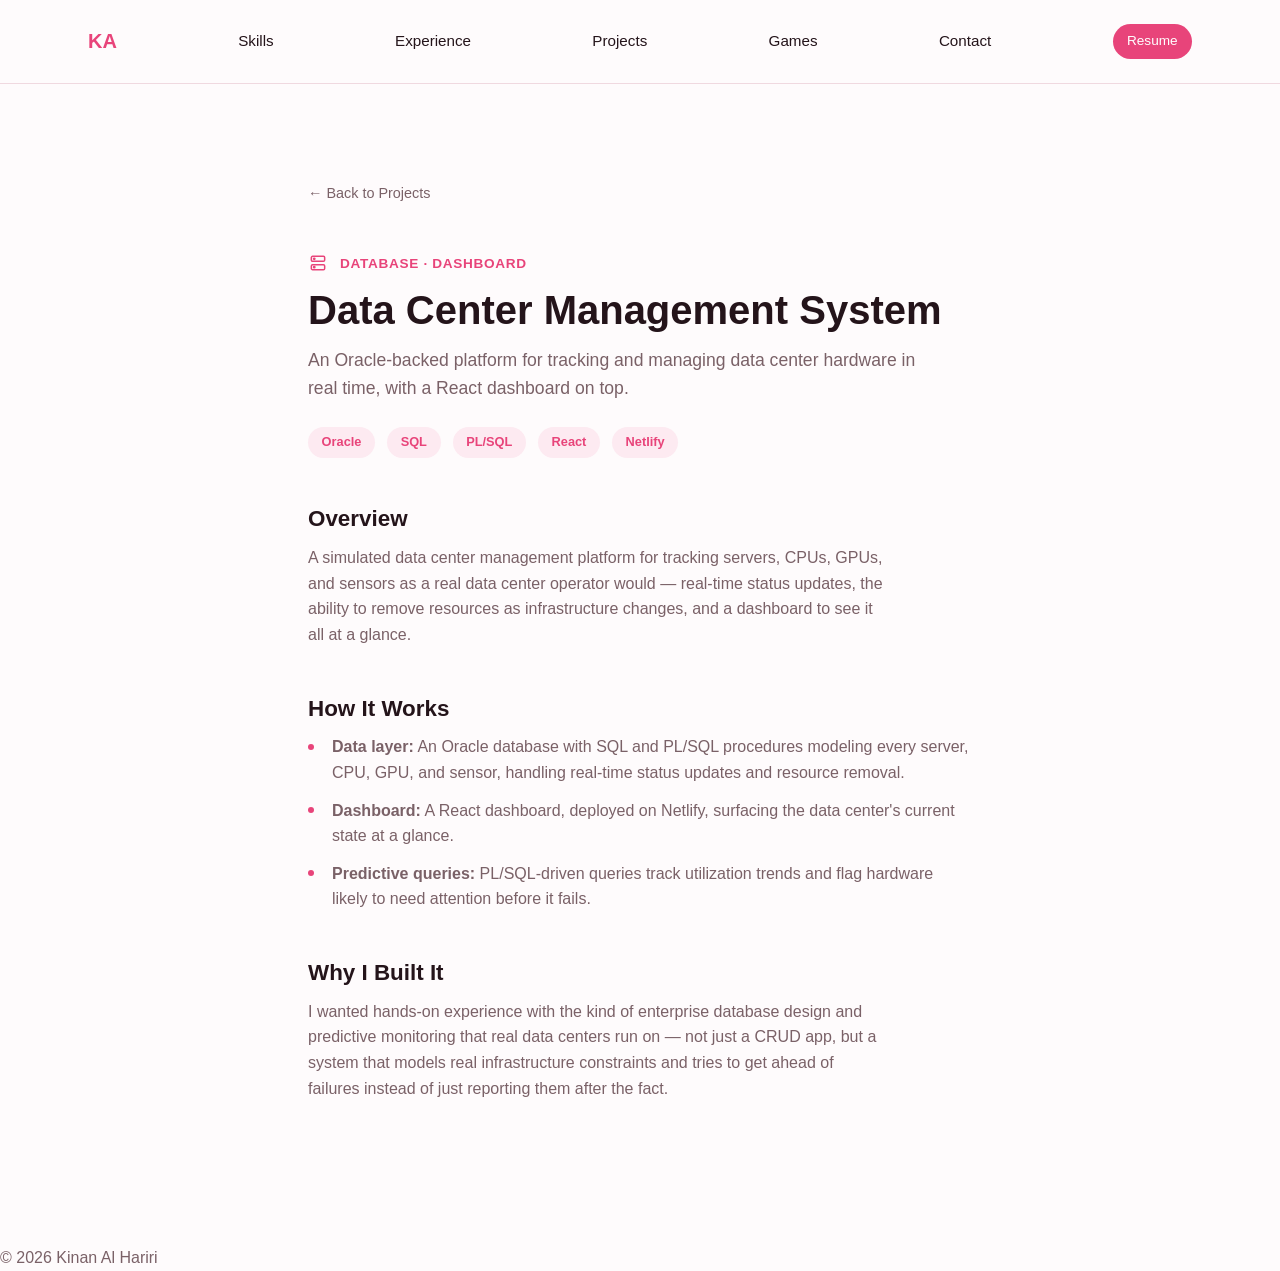
<file: pages/data-center-dashboard.html>
<!DOCTYPE html>
<html lang="en">

<head>
  <meta charset="UTF-8">
  <meta name="viewport" content="width=device-width, initial-scale=1.0">
  <title>Data Center Management System — Kinan Al Hariri</title>
  <meta name="description" content="A simulated data center management platform built by Kinan Al Hariri, using Oracle, SQL, and PL/SQL for the data layer and a React dashboard on Netlify.">
  <link rel="stylesheet" href="../style.css">
</head>

<body>

  <header>
    <nav>
      <a href="../index.html#top">KA</a>
      <a href="../index.html#skills">Skills</a>
      <a href="../index.html#experience">Experience</a>
      <a href="../index.html#projects">Projects</a>
      <a href="../index.html#games">Games</a>
      <a href="../index.html#contact">Contact</a>
      <a href="../Kinan_AlHariri_Resume.pdf" target="_blank" rel="noopener" class="nav-resume">Resume</a>
    </nav>
  </header>

  <main class="detail-page">

    <a href="../index.html#projects" class="back-link">&larr; Back to Projects</a>

    <p class="eyebrow">
      <span class="icon-badge" aria-hidden="true">
        <svg viewBox="0 0 24 24" fill="none" stroke="currentColor" stroke-width="1.8" stroke-linecap="round" stroke-linejoin="round">
          <rect x="4" y="4" width="16" height="6" rx="1.5"/>
          <rect x="4" y="14" width="16" height="6" rx="1.5"/>
          <circle cx="7.5" cy="7" r="0.8" fill="currentColor"/>
          <circle cx="7.5" cy="17" r="0.8" fill="currentColor"/>
        </svg>
      </span>
      Database &middot; Dashboard
    </p>
    <h1>Data Center Management System</h1>
    <p class="detail-subtitle">
      An Oracle-backed platform for tracking and managing data center
      hardware in real time, with a React dashboard on top.
    </p>

    <div class="detail-tags">
      <span class="tag">Oracle</span>
      <span class="tag">SQL</span>
      <span class="tag">PL/SQL</span>
      <span class="tag">React</span>
      <span class="tag">Netlify</span>
    </div>

    <section class="detail-block reveal">
      <h2>Overview</h2>
      <p>
        A simulated data center management platform for tracking servers,
        CPUs, GPUs, and sensors as a real data center operator would &mdash;
        real-time status updates, the ability to remove resources as
        infrastructure changes, and a dashboard to see it all at a glance.
      </p>
    </section>

    <section class="detail-block reveal">
      <h2>How It Works</h2>
      <ul class="detail-list">
        <li>
          <strong>Data layer:</strong> An Oracle database with SQL and
          PL/SQL procedures modeling every server, CPU, GPU, and sensor,
          handling real-time status updates and resource removal.
        </li>
        <li>
          <strong>Dashboard:</strong> A React dashboard, deployed on
          Netlify, surfacing the data center's current state at a glance.
        </li>
        <li>
          <strong>Predictive queries:</strong> PL/SQL-driven queries track
          utilization trends and flag hardware likely to need attention
          before it fails.
        </li>
      </ul>
    </section>

    <section class="detail-block reveal">
      <h2>Why I Built It</h2>
      <p>
        I wanted hands-on experience with the kind of enterprise database
        design and predictive monitoring that real data centers run on
        &mdash; not just a CRUD app, but a system that models real
        infrastructure constraints and tries to get ahead of failures
        instead of just reporting them after the fact.
      </p>
    </section>

  </main>

  <footer>
    <p>&copy; 2026 Kinan Al Hariri</p>
  </footer>

  <script src="../script.js"></script>
</body>

</html>
</file>
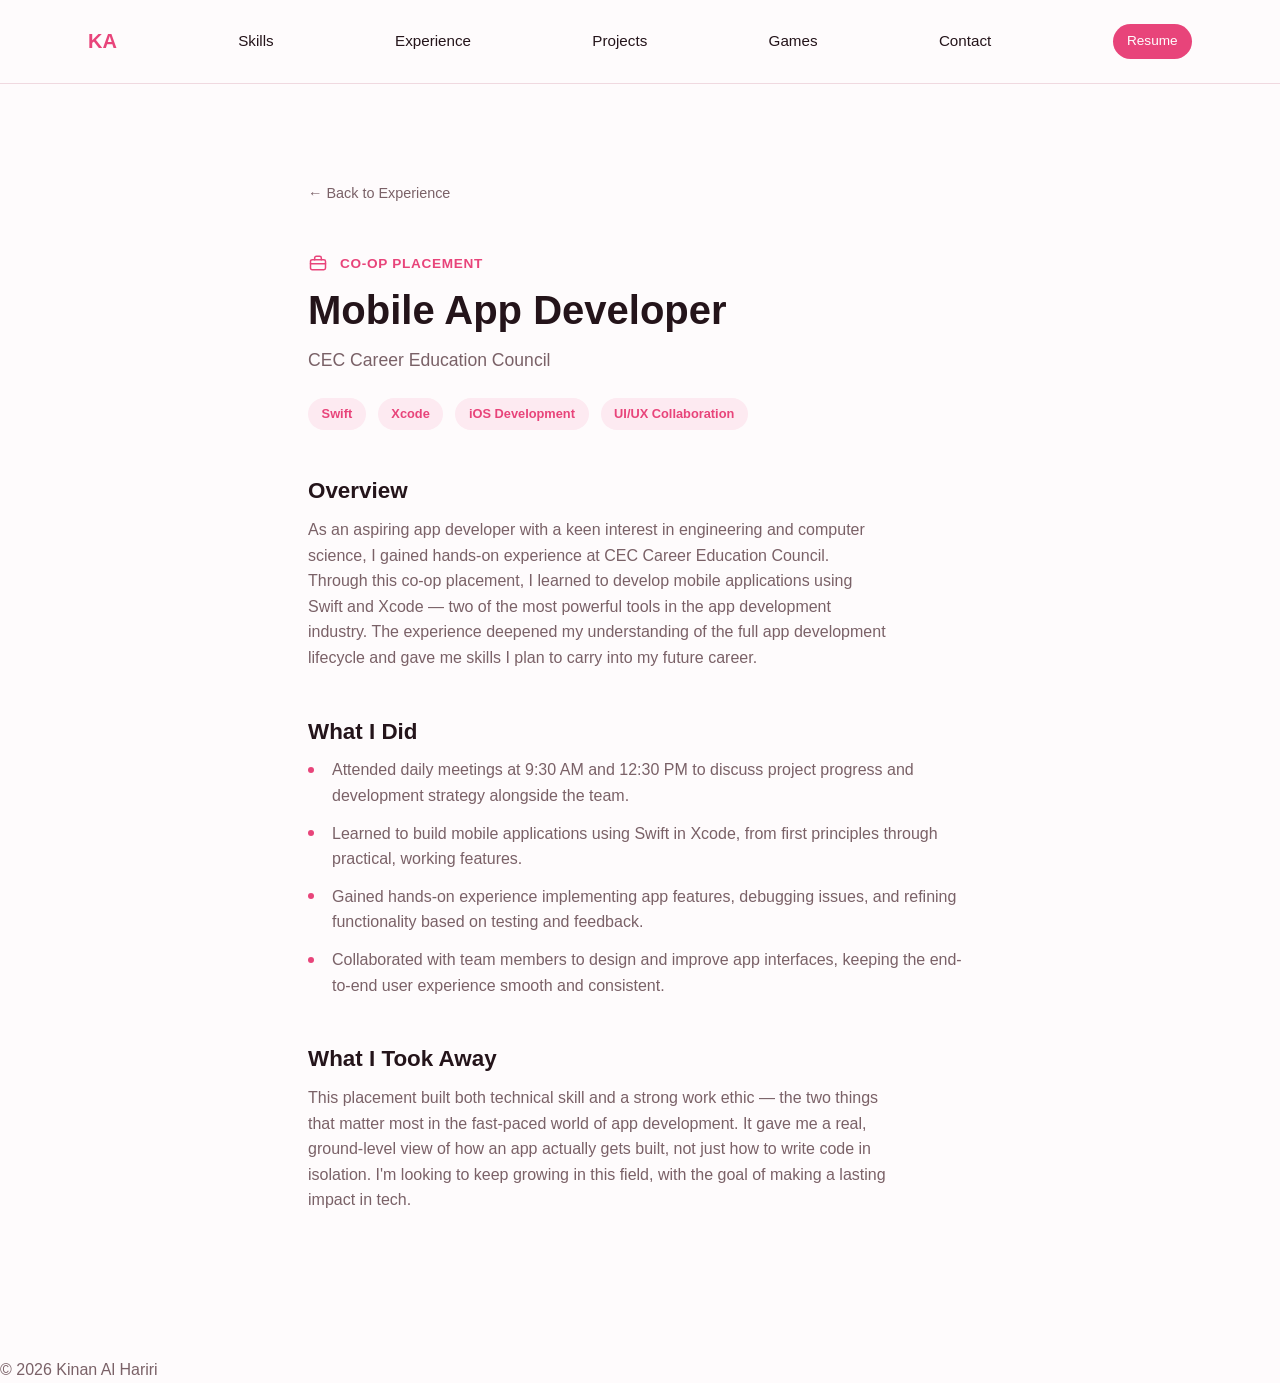
<file: pages/experience.html>
<!DOCTYPE html>
<html lang="en">

<head>
  <meta charset="UTF-8">
  <meta name="viewport" content="width=device-width, initial-scale=1.0">
  <title>Experience — Kinan Al Hariri</title>
  <meta name="description" content="Kinan Al Hariri's co-op experience as a Mobile App Developer at CEC Career Education Council.">
  <link rel="stylesheet" href="../style.css">
</head>

<body>

  <header>
    <nav>
      <a href="../index.html#top">KA</a>
      <a href="../index.html#skills">Skills</a>
      <a href="../index.html#experience">Experience</a>
      <a href="../index.html#projects">Projects</a>
      <a href="../index.html#games">Games</a>
      <a href="../index.html#contact">Contact</a>
      <a href="../Kinan_AlHariri_Resume.pdf" target="_blank" rel="noopener" class="nav-resume">Resume</a>
    </nav>
  </header>

  <main class="detail-page">

    <a href="../index.html#experience" class="back-link">&larr; Back to Experience</a>

    <p class="eyebrow">
      <span class="icon-badge" aria-hidden="true">
        <svg viewBox="0 0 24 24" fill="none" stroke="currentColor" stroke-width="1.8" stroke-linecap="round" stroke-linejoin="round">
          <rect x="3" y="8" width="18" height="12" rx="2"/>
          <path d="M8 8V6a2 2 0 0 1 2-2h4a2 2 0 0 1 2 2v2"/>
          <line x1="3" y1="13" x2="21" y2="13"/>
        </svg>
      </span>
      Co-op Placement
    </p>
    <h1>Mobile App Developer</h1>
    <p class="detail-subtitle">CEC Career Education Council</p>

    <div class="detail-tags">
      <span class="tag">Swift</span>
      <span class="tag">Xcode</span>
      <span class="tag">iOS Development</span>
      <span class="tag">UI/UX Collaboration</span>
    </div>

    <section class="detail-block reveal">
      <h2>Overview</h2>
      <p>
        As an aspiring app developer with a keen interest in engineering
        and computer science, I gained hands-on experience at CEC Career
        Education Council. Through this co-op placement, I learned to
        develop mobile applications using Swift and Xcode — two of the
        most powerful tools in the app development industry. The
        experience deepened my understanding of the full app development
        lifecycle and gave me skills I plan to carry into my future
        career.
      </p>
    </section>

    <section class="detail-block reveal">
      <h2>What I Did</h2>
      <ul class="detail-list">
        <li>
          Attended daily meetings at 9:30 AM and 12:30 PM to discuss
          project progress and development strategy alongside the team.
        </li>
        <li>
          Learned to build mobile applications using Swift in Xcode,
          from first principles through practical, working features.
        </li>
        <li>
          Gained hands-on experience implementing app features, debugging
          issues, and refining functionality based on testing and
          feedback.
        </li>
        <li>
          Collaborated with team members to design and improve app
          interfaces, keeping the end-to-end user experience smooth and
          consistent.
        </li>
      </ul>
    </section>

    <section class="detail-block reveal">
      <h2>What I Took Away</h2>
      <p>
        This placement built both technical skill and a strong work
        ethic — the two things that matter most in the fast-paced world
        of app development. It gave me a real, ground-level view of how
        an app actually gets built, not just how to write code in
        isolation. I'm looking to keep growing in this field, with the
        goal of making a lasting impact in tech.
      </p>
    </section>

  </main>

  <footer>
    <p>&copy; 2026 Kinan Al Hariri</p>
  </footer>

  <script src="../script.js"></script>
</body>

</html>
</file>
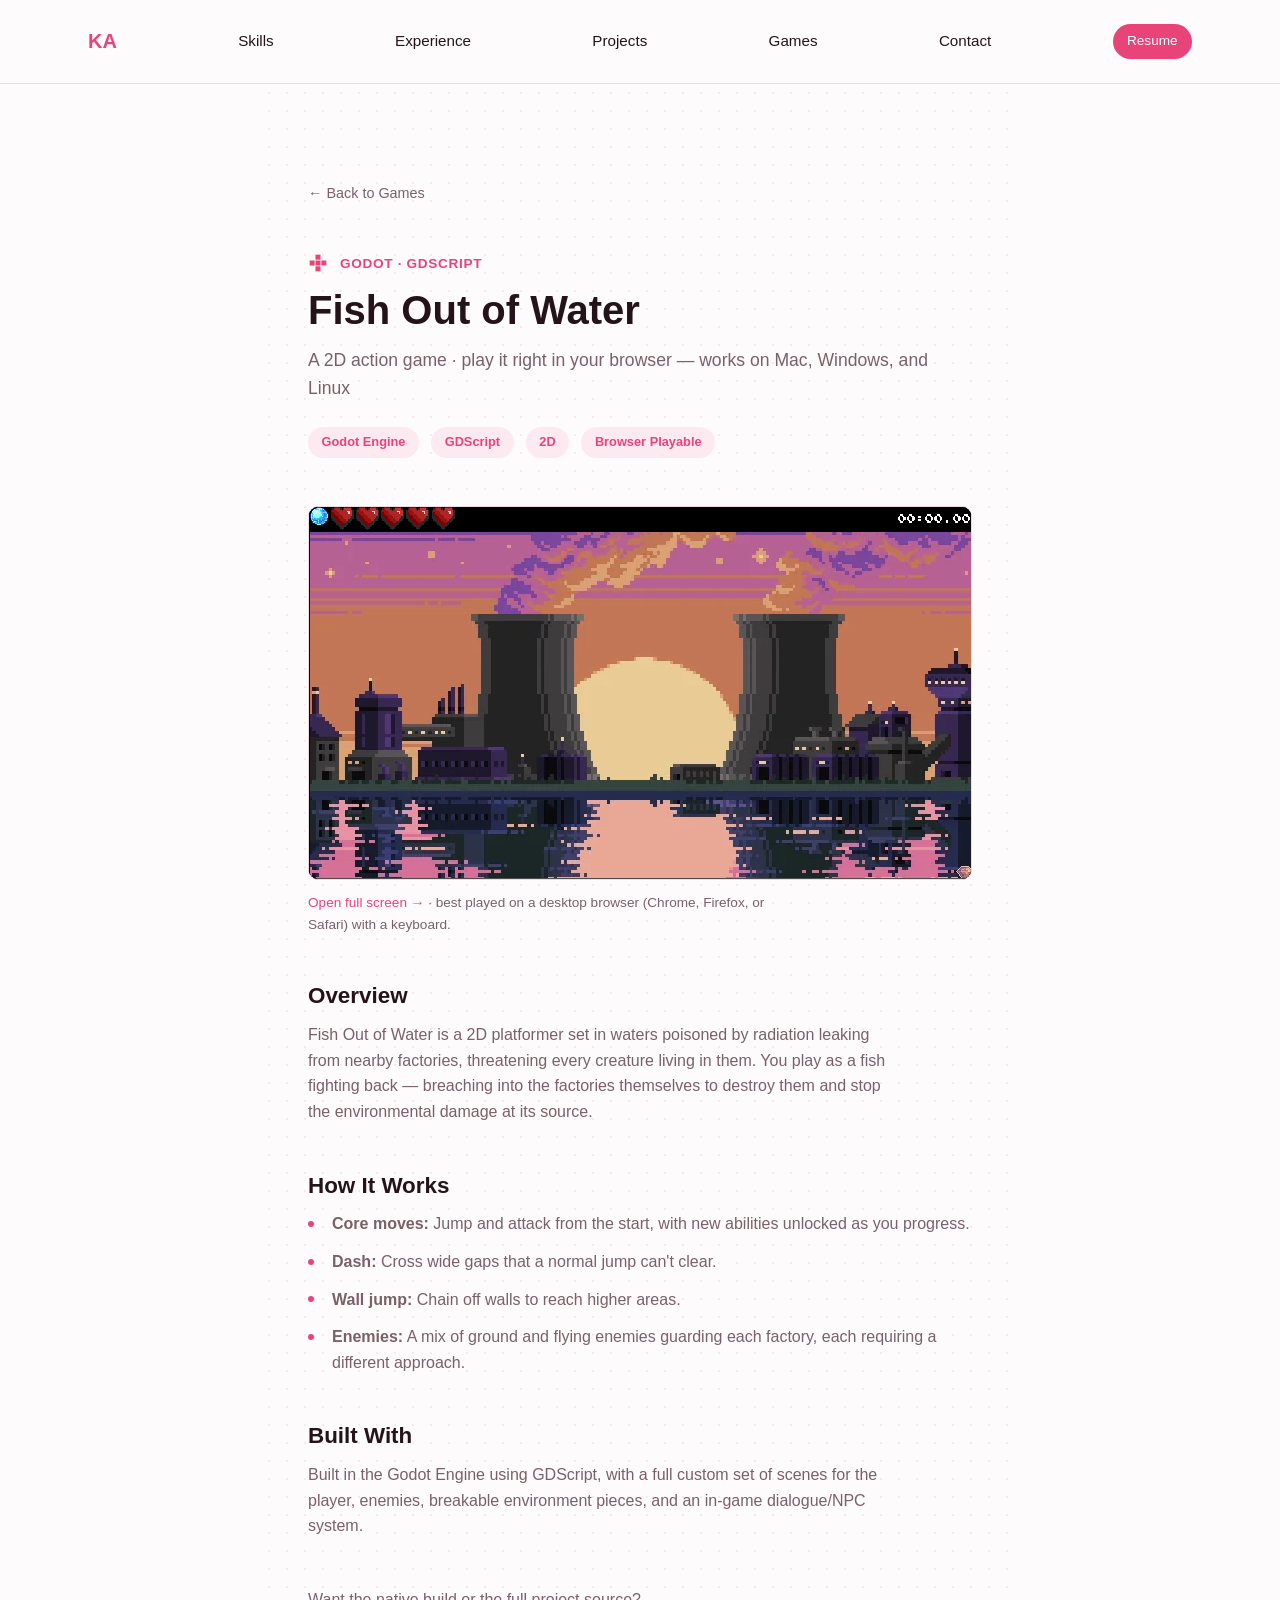
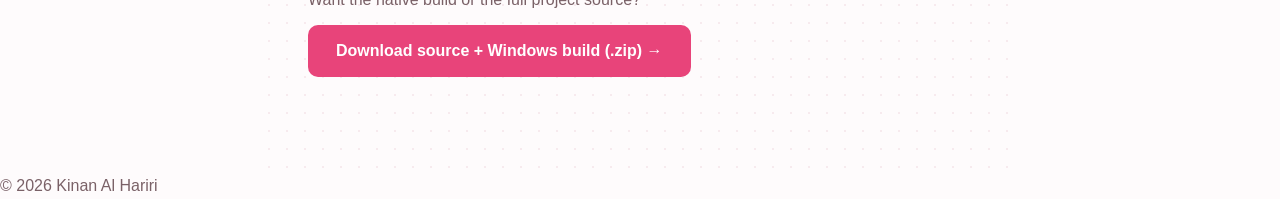
<file: pages/fish-out-of-water.html>
<!DOCTYPE html>
<html lang="en">

<head>
  <meta charset="UTF-8">
  <meta name="viewport" content="width=device-width, initial-scale=1.0">
  <title>Fish Out of Water — Kinan Al Hariri</title>
  <meta name="description" content="Fish Out of Water, a 2D game built in Godot by Kinan Al Hariri.">
  <link rel="stylesheet" href="../style.css">
</head>

<body>

  <header>
    <nav>
      <a href="../index.html#top">KA</a>
      <a href="../index.html#skills">Skills</a>
      <a href="../index.html#experience">Experience</a>
      <a href="../index.html#projects">Projects</a>
      <a href="../index.html#games">Games</a>
      <a href="../index.html#contact">Contact</a>
      <a href="../Kinan_AlHariri_Resume.pdf" target="_blank" rel="noopener" class="nav-resume">Resume</a>
    </nav>
  </header>

  <main class="detail-page pixel-page">

    <a href="../index.html#games" class="back-link">&larr; Back to Games</a>

    <p class="eyebrow">
      <span class="icon-badge" aria-hidden="true">
        <svg viewBox="0 0 24 24" fill="currentColor">
          <rect x="9" y="2" width="6" height="6"/>
          <rect x="9" y="16" width="6" height="6"/>
          <rect x="2" y="9" width="6" height="6"/>
          <rect x="16" y="9" width="6" height="6"/>
          <rect x="9" y="9" width="6" height="6"/>
        </svg>
      </span>
      Godot &middot; GDScript
    </p>
    <h1>Fish Out of Water</h1>
    <p class="detail-subtitle">
      A 2D action game &middot; play it right in your browser &mdash; works on Mac, Windows, and Linux
    </p>

    <div class="detail-tags">
      <span class="tag">Godot Engine</span>
      <span class="tag">GDScript</span>
      <span class="tag">2D</span>
      <span class="tag">Browser Playable</span>
    </div>

    <div class="game-embed">
      <iframe src="../games/fish-out-of-water/index.html"
              title="Fish Out of Water — play in browser"
              loading="lazy"
              allow="autoplay; fullscreen"
              allowfullscreen></iframe>
    </div>
    <p class="embed-note">
      <a href="../games/fish-out-of-water/index.html" target="_blank" rel="noopener">Open full screen &rarr;</a>
      &middot; best played on a desktop browser (Chrome, Firefox, or Safari) with a keyboard.
    </p>

    <section class="detail-block reveal">
      <h2>Overview</h2>
      <p>
        Fish Out of Water is a 2D platformer set in waters poisoned by
        radiation leaking from nearby factories, threatening every
        creature living in them. You play as a fish fighting back —
        breaching into the factories themselves to destroy them and
        stop the environmental damage at its source.
      </p>
    </section>

    <section class="detail-block reveal">
      <h2>How It Works</h2>
      <ul class="detail-list">
        <li>
          <strong>Core moves:</strong> Jump and attack from the start,
          with new abilities unlocked as you progress.
        </li>
        <li>
          <strong>Dash:</strong> Cross wide gaps that a normal jump
          can't clear.
        </li>
        <li>
          <strong>Wall jump:</strong> Chain off walls to reach higher
          areas.
        </li>
        <li>
          <strong>Enemies:</strong> A mix of ground and flying enemies
          guarding each factory, each requiring a different approach.
        </li>
      </ul>
    </section>

    <section class="detail-block reveal">
      <h2>Built With</h2>
      <p>
        Built in the Godot Engine using GDScript, with a full custom
        set of scenes for the player, enemies, breakable environment
        pieces, and an in-game dialogue/NPC system.
      </p>
    </section>

    <!-- Download button — links to the GitHub Release asset -->
    <p style="margin-bottom: var(--space-sm);">Want the native build or the full project source?</p>
    <a href="https://github.com/kinan897/mywebsite/releases/download/fish-out-of-water-v1/fish-out-of-water.zip" class="detail-cta">
      Download source + Windows build (.zip) &rarr;
    </a>

  </main>

  <footer>
    <p>&copy; 2026 Kinan Al Hariri</p>
  </footer>

  <script src="../script.js"></script>
</body>

</html>
</file>
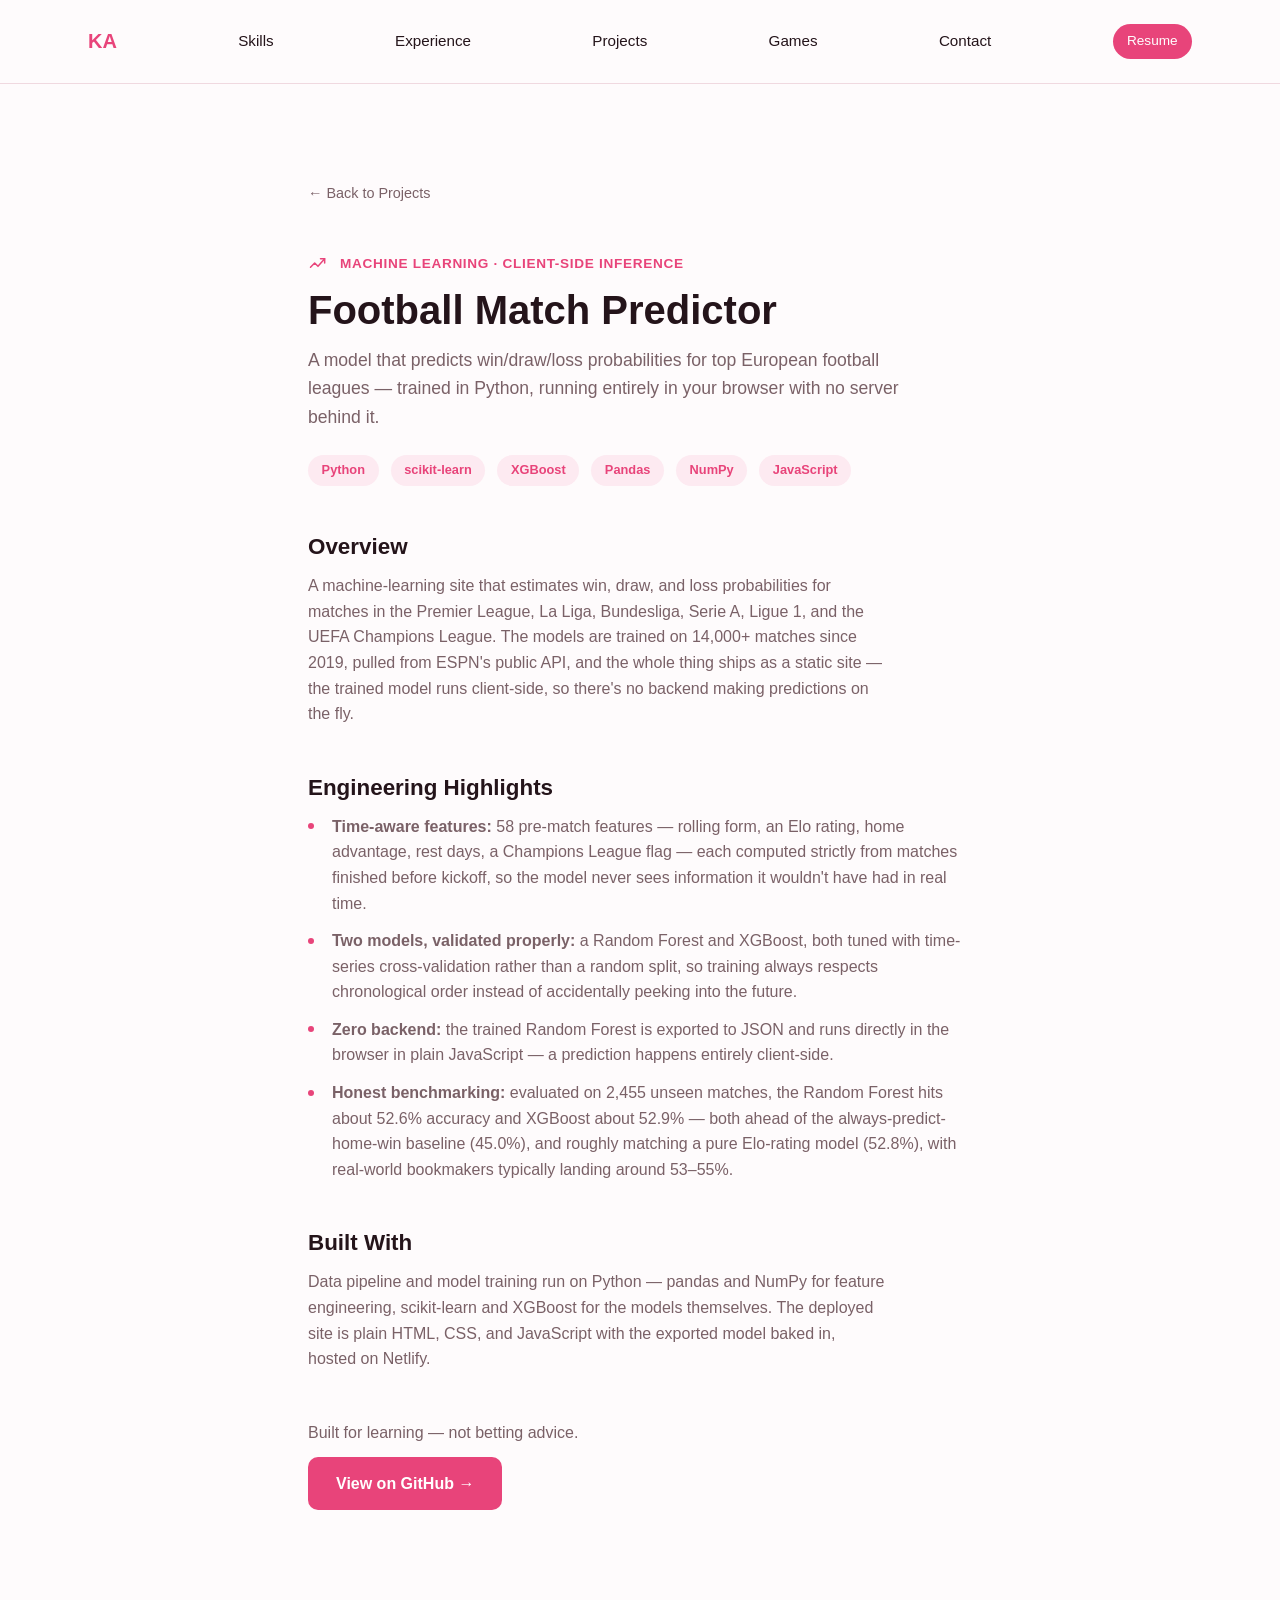
<file: pages/football-predictor.html>
<!DOCTYPE html>
<html lang="en">

<head>
  <meta charset="UTF-8">
  <meta name="viewport" content="width=device-width, initial-scale=1.0">
  <title>Football Match Predictor — Kinan Al Hariri</title>
  <meta name="description" content="A machine-learning model built by Kinan Al Hariri that predicts win/draw/loss probabilities for top European football leagues, running entirely client-side in the browser.">
  <link rel="stylesheet" href="../style.css">
</head>

<body>

  <header>
    <nav>
      <a href="../index.html#top">KA</a>
      <a href="../index.html#skills">Skills</a>
      <a href="../index.html#experience">Experience</a>
      <a href="../index.html#projects">Projects</a>
      <a href="../index.html#games">Games</a>
      <a href="../index.html#contact">Contact</a>
      <a href="../Kinan_AlHariri_Resume.pdf" target="_blank" rel="noopener" class="nav-resume">Resume</a>
    </nav>
  </header>

  <main class="detail-page">

    <a href="../index.html#projects" class="back-link">&larr; Back to Projects</a>

    <p class="eyebrow">
      <span class="icon-badge" aria-hidden="true">
        <svg viewBox="0 0 24 24" fill="none" stroke="currentColor" stroke-width="1.8" stroke-linecap="round" stroke-linejoin="round">
          <path d="M3 17l5-5 4 4 8-9"/>
          <path d="M15 7h5v5"/>
        </svg>
      </span>
      Machine Learning &middot; Client-Side Inference
    </p>
    <h1>Football Match Predictor</h1>
    <p class="detail-subtitle">
      A model that predicts win/draw/loss probabilities for top European
      football leagues &mdash; trained in Python, running entirely in your
      browser with no server behind it.
    </p>

    <div class="detail-tags">
      <span class="tag">Python</span>
      <span class="tag">scikit-learn</span>
      <span class="tag">XGBoost</span>
      <span class="tag">Pandas</span>
      <span class="tag">NumPy</span>
      <span class="tag">JavaScript</span>
    </div>

    <section class="detail-block reveal">
      <h2>Overview</h2>
      <p>
        A machine-learning site that estimates win, draw, and loss
        probabilities for matches in the Premier League, La Liga,
        Bundesliga, Serie A, Ligue 1, and the UEFA Champions League. The
        models are trained on 14,000+ matches since 2019, pulled from
        ESPN's public API, and the whole thing ships as a static site
        &mdash; the trained model runs client-side, so there's no backend
        making predictions on the fly.
      </p>
    </section>

    <section class="detail-block reveal">
      <h2>Engineering Highlights</h2>
      <ul class="detail-list">
        <li>
          <strong>Time-aware features:</strong> 58 pre-match features
          &mdash; rolling form, an Elo rating, home advantage, rest days,
          a Champions League flag &mdash; each computed strictly from
          matches finished before kickoff, so the model never sees
          information it wouldn't have had in real time.
        </li>
        <li>
          <strong>Two models, validated properly:</strong> a Random Forest
          and XGBoost, both tuned with time-series cross-validation rather
          than a random split, so training always respects chronological
          order instead of accidentally peeking into the future.
        </li>
        <li>
          <strong>Zero backend:</strong> the trained Random Forest is
          exported to JSON and runs directly in the browser in plain
          JavaScript &mdash; a prediction happens entirely client-side.
        </li>
        <li>
          <strong>Honest benchmarking:</strong> evaluated on 2,455 unseen
          matches, the Random Forest hits about 52.6% accuracy and XGBoost
          about 52.9% &mdash; both ahead of the always-predict-home-win
          baseline (45.0%), and roughly matching a pure Elo-rating model
          (52.8%), with real-world bookmakers typically landing around
          53&ndash;55%.
        </li>
      </ul>
    </section>

    <section class="detail-block reveal">
      <h2>Built With</h2>
      <p>
        Data pipeline and model training run on Python &mdash; pandas and
        NumPy for feature engineering, scikit-learn and XGBoost for the
        models themselves. The deployed site is plain HTML, CSS, and
        JavaScript with the exported model baked in, hosted on Netlify.
      </p>
    </section>

    <p style="margin-bottom: var(--space-sm);">Built for learning &mdash; not betting advice.</p>
    <a href="https://github.com/kinan897/Prediction-Model-" target="_blank" rel="noopener" class="detail-cta">
      View on GitHub &rarr;
    </a>

  </main>

  <footer>
    <p>&copy; 2026 Kinan Al Hariri</p>
  </footer>

  <script src="../script.js"></script>
</body>

</html>
</file>
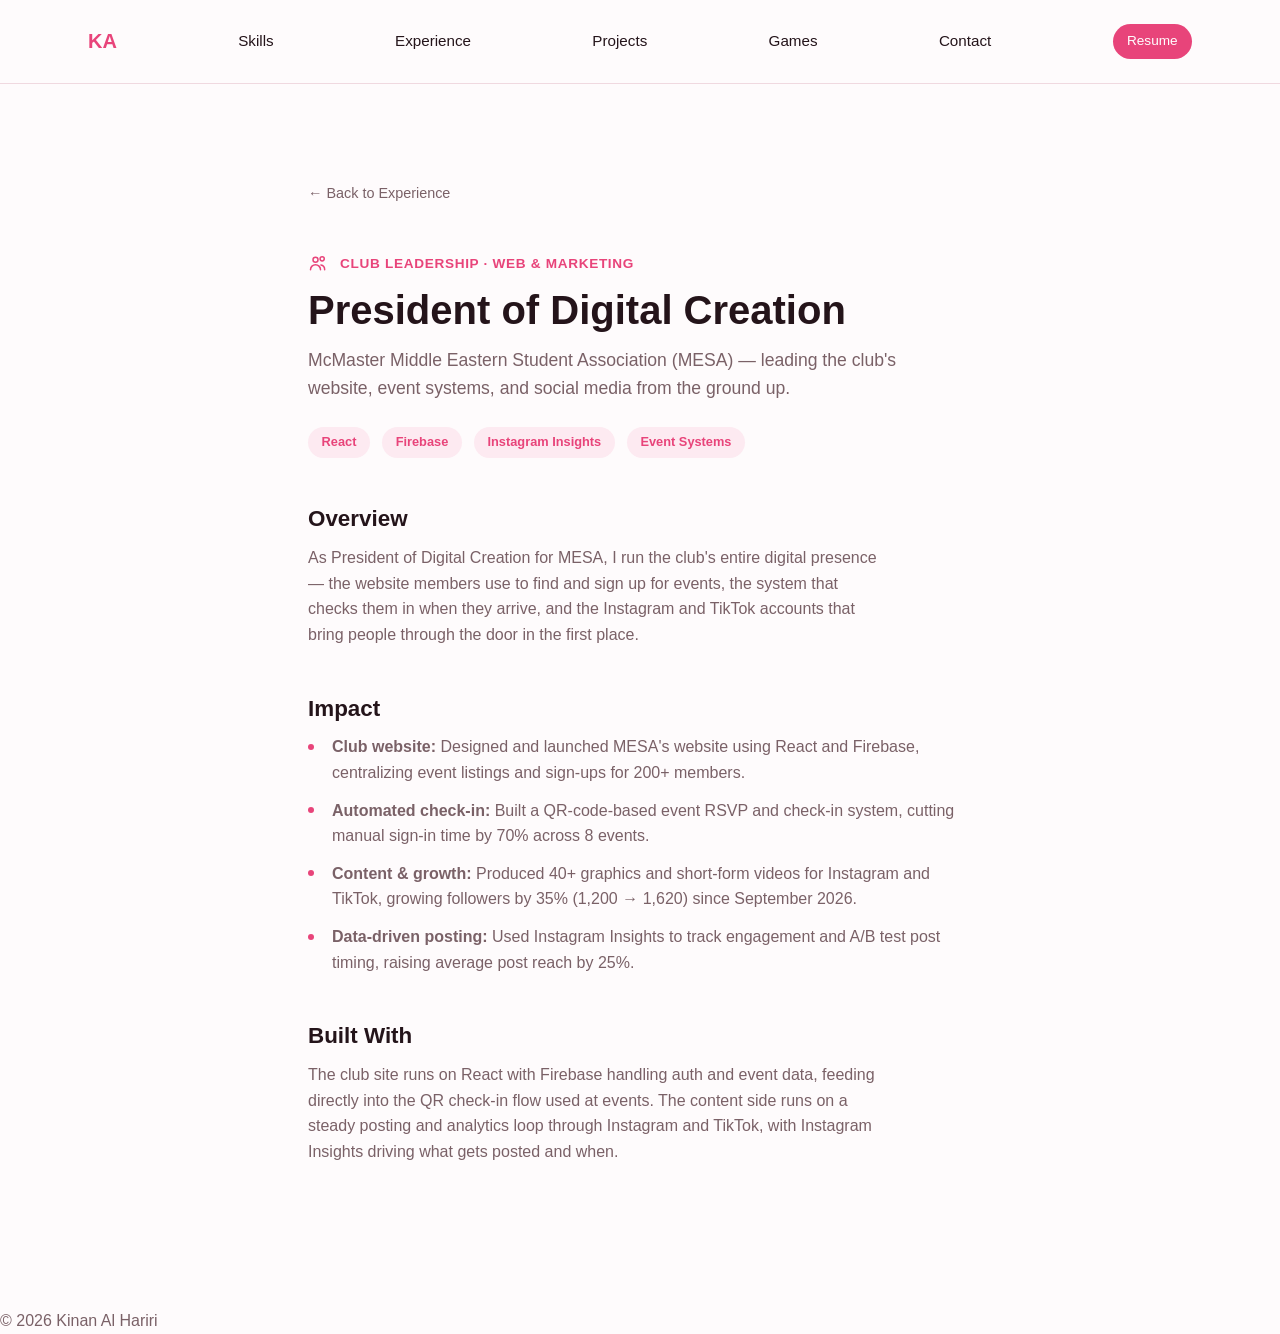
<file: pages/mesa-digital-creation.html>
<!DOCTYPE html>
<html lang="en">

<head>
  <meta charset="UTF-8">
  <meta name="viewport" content="width=device-width, initial-scale=1.0">
  <title>President of Digital Creation — Kinan Al Hariri</title>
  <meta name="description" content="Kinan Al Hariri's role as President of Digital Creation at MESA — McMaster's Middle Eastern Student Association — building the club's website, event systems, and social media presence.">
  <link rel="stylesheet" href="../style.css">
</head>

<body>

  <header>
    <nav>
      <a href="../index.html#top">KA</a>
      <a href="../index.html#skills">Skills</a>
      <a href="../index.html#experience">Experience</a>
      <a href="../index.html#projects">Projects</a>
      <a href="../index.html#games">Games</a>
      <a href="../index.html#contact">Contact</a>
      <a href="../Kinan_AlHariri_Resume.pdf" target="_blank" rel="noopener" class="nav-resume">Resume</a>
    </nav>
  </header>

  <main class="detail-page">

    <a href="../index.html#experience" class="back-link">&larr; Back to Experience</a>

    <p class="eyebrow">
      <span class="icon-badge" aria-hidden="true">
        <svg viewBox="0 0 24 24" fill="none" stroke="currentColor" stroke-width="1.8" stroke-linecap="round" stroke-linejoin="round">
          <circle cx="9" cy="8" r="3"/>
          <path d="M3 20c0-3.3 2.7-6 6-6s6 2.7 6 6"/>
          <circle cx="17" cy="7" r="2.5"/>
          <path d="M15.5 14.3c2.6.4 4.5 2.7 4.5 5.7"/>
        </svg>
      </span>
      Club Leadership &middot; Web &amp; Marketing
    </p>
    <h1>President of Digital Creation</h1>
    <p class="detail-subtitle">
      McMaster Middle Eastern Student Association (MESA) &mdash; leading the
      club's website, event systems, and social media from the ground up.
    </p>

    <div class="detail-tags">
      <span class="tag">React</span>
      <span class="tag">Firebase</span>
      <span class="tag">Instagram Insights</span>
      <span class="tag">Event Systems</span>
    </div>

    <section class="detail-block reveal">
      <h2>Overview</h2>
      <p>
        As President of Digital Creation for MESA, I run the club's entire
        digital presence &mdash; the website members use to find and sign
        up for events, the system that checks them in when they arrive,
        and the Instagram and TikTok accounts that bring people through the
        door in the first place.
      </p>
    </section>

    <section class="detail-block reveal">
      <h2>Impact</h2>
      <ul class="detail-list">
        <li>
          <strong>Club website:</strong> Designed and launched MESA's
          website using React and Firebase, centralizing event listings
          and sign-ups for 200+ members.
        </li>
        <li>
          <strong>Automated check-in:</strong> Built a QR-code-based event
          RSVP and check-in system, cutting manual sign-in time by 70%
          across 8 events.
        </li>
        <li>
          <strong>Content &amp; growth:</strong> Produced 40+ graphics and
          short-form videos for Instagram and TikTok, growing followers by
          35% (1,200 &rarr; 1,620) since September 2026.
        </li>
        <li>
          <strong>Data-driven posting:</strong> Used Instagram Insights to
          track engagement and A/B test post timing, raising average post
          reach by 25%.
        </li>
      </ul>
    </section>

    <section class="detail-block reveal">
      <h2>Built With</h2>
      <p>
        The club site runs on React with Firebase handling auth and event
        data, feeding directly into the QR check-in flow used at events.
        The content side runs on a steady posting and analytics loop
        through Instagram and TikTok, with Instagram Insights driving what
        gets posted and when.
      </p>
    </section>

  </main>

  <footer>
    <p>&copy; 2026 Kinan Al Hariri</p>
  </footer>

  <script src="../script.js"></script>
</body>

</html>
</file>
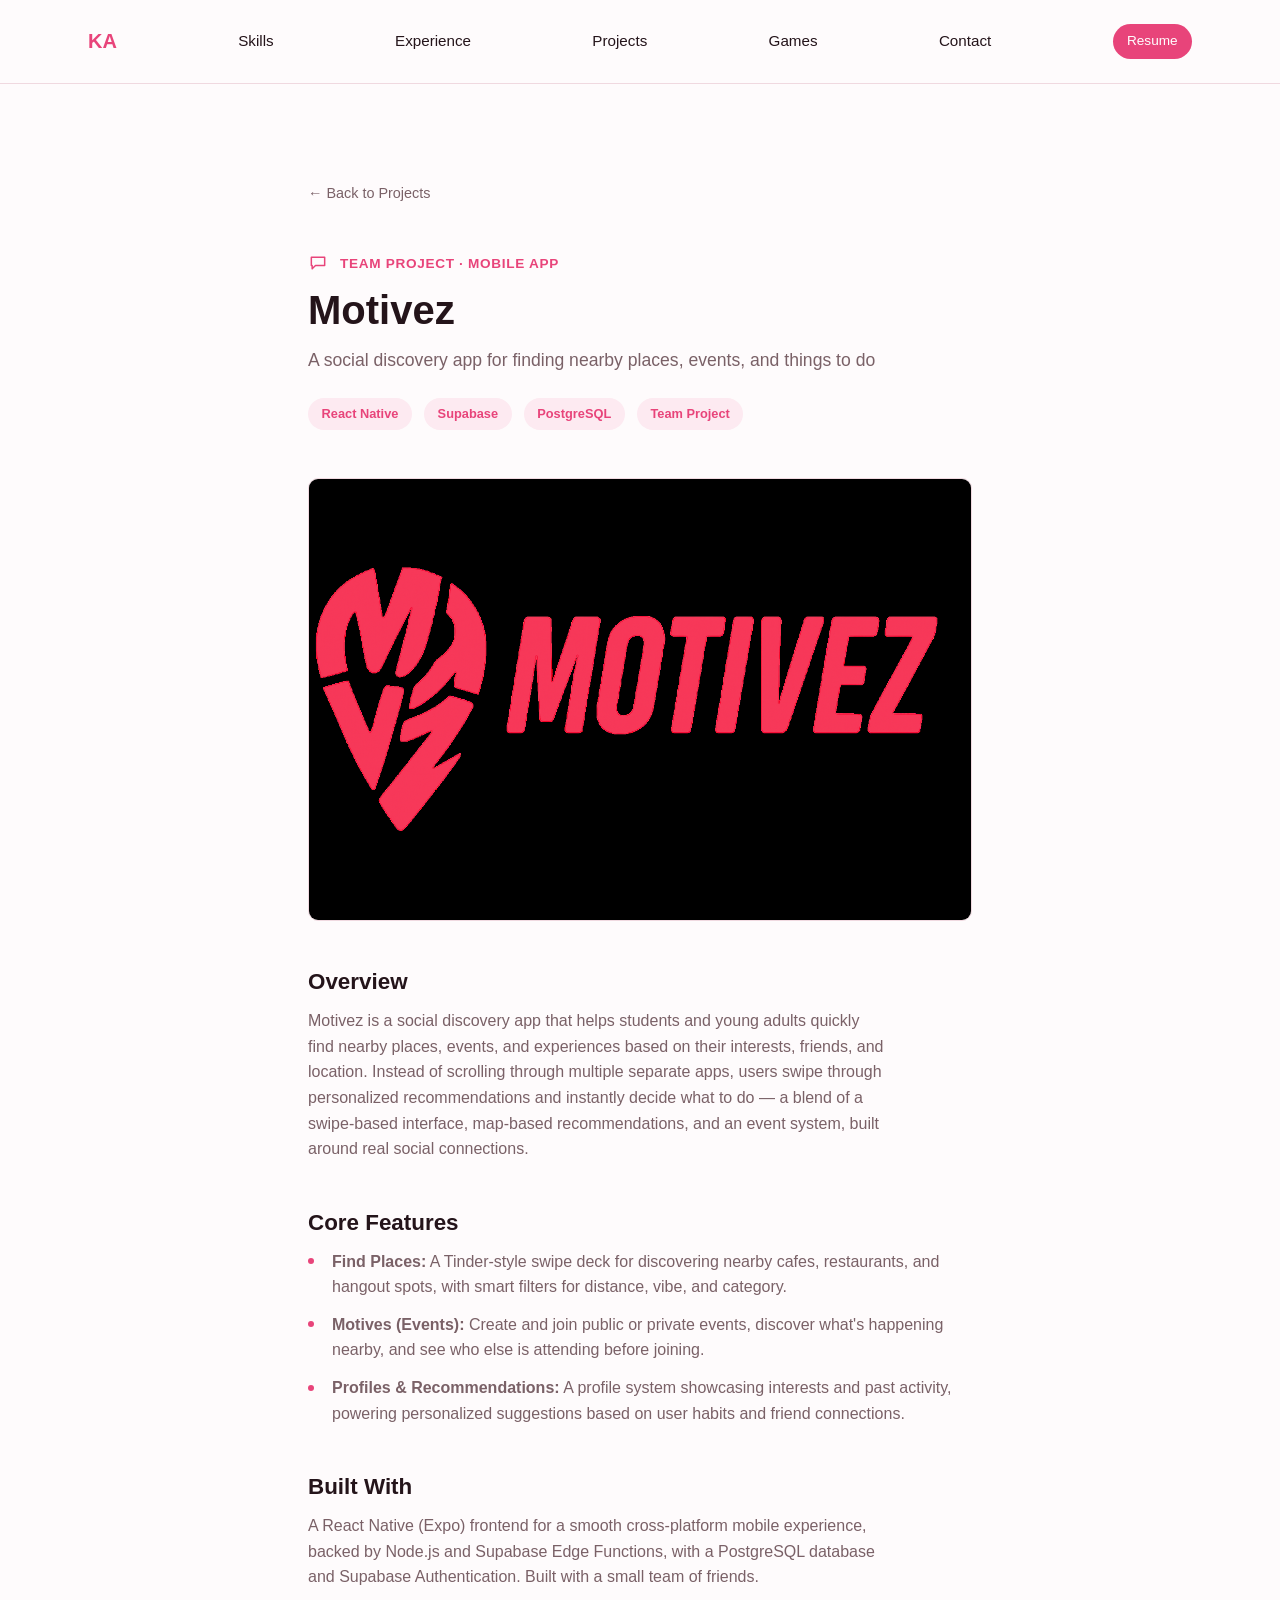
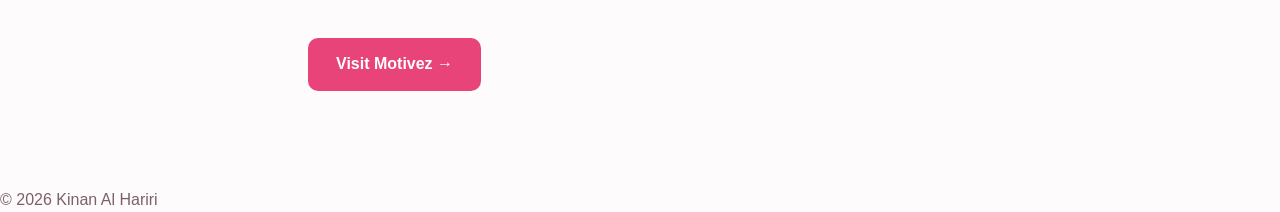
<file: pages/motivez.html>
<!DOCTYPE html>
<html lang="en">

<head>
  <meta charset="UTF-8">
  <meta name="viewport" content="width=device-width, initial-scale=1.0">
  <title>Motivez — Kinan Al Hariri</title>
  <meta name="description" content="Motivez is a social discovery app that helps students and young adults find nearby places, events, and things to do. Built by Kinan Al Hariri and a small team.">
  <link rel="stylesheet" href="../style.css">
</head>

<body>

  <header>
    <nav>
      <a href="../index.html#top">KA</a>
      <a href="../index.html#skills">Skills</a>
      <a href="../index.html#experience">Experience</a>
      <a href="../index.html#projects">Projects</a>
      <a href="../index.html#games">Games</a>
      <a href="../index.html#contact">Contact</a>
      <a href="../Kinan_AlHariri_Resume.pdf" target="_blank" rel="noopener" class="nav-resume">Resume</a>
    </nav>
  </header>

  <main class="detail-page">

    <a href="../index.html#projects" class="back-link">&larr; Back to Projects</a>

    <p class="eyebrow">
      <span class="icon-badge" aria-hidden="true">
        <svg viewBox="0 0 24 24" fill="none" stroke="currentColor" stroke-width="1.8" stroke-linecap="round" stroke-linejoin="round">
          <path d="M4 5h16v10H9l-4 4v-4H4z"/>
        </svg>
      </span>
      Team Project · Mobile App
    </p>
    <h1>Motivez</h1>
    <p class="detail-subtitle">
      A social discovery app for finding nearby places, events, and things to do
    </p>

    <div class="detail-tags">
      <span class="tag">React Native</span>
      <span class="tag">Supabase</span>
      <span class="tag">PostgreSQL</span>
      <span class="tag">Team Project</span>
    </div>

    <div class="detail-gallery">
      <img src="../images/motivez.png" alt="Motivez logo">
    </div>

    <section class="detail-block reveal">
      <h2>Overview</h2>
      <p>
        Motivez is a social discovery app that helps students and young
        adults quickly find nearby places, events, and experiences based
        on their interests, friends, and location. Instead of scrolling
        through multiple separate apps, users swipe through personalized
        recommendations and instantly decide what to do — a blend of a
        swipe-based interface, map-based recommendations, and an event
        system, built around real social connections.
      </p>
    </section>

    <section class="detail-block reveal">
      <h2>Core Features</h2>
      <ul class="detail-list">
        <li>
          <strong>Find Places:</strong> A Tinder-style swipe deck for
          discovering nearby cafes, restaurants, and hangout spots, with
          smart filters for distance, vibe, and category.
        </li>
        <li>
          <strong>Motives (Events):</strong> Create and join public or
          private events, discover what's happening nearby, and see who
          else is attending before joining.
        </li>
        <li>
          <strong>Profiles &amp; Recommendations:</strong> A profile
          system showcasing interests and past activity, powering
          personalized suggestions based on user habits and friend
          connections.
        </li>
      </ul>
    </section>

    <section class="detail-block reveal">
      <h2>Built With</h2>
      <p>
        A React Native (Expo) frontend for a smooth cross-platform mobile
        experience, backed by Node.js and Supabase Edge Functions, with a
        PostgreSQL database and Supabase Authentication. Built with a
        small team of friends.
      </p>
    </section>

    <a href="https://motivez.netlify.app/" target="_blank" rel="noopener" class="detail-cta">
      Visit Motivez &rarr;
    </a>

  </main>

  <footer>
    <p>&copy; 2026 Kinan Al Hariri</p>
  </footer>

  <script src="../script.js"></script>
</body>

</html>
</file>
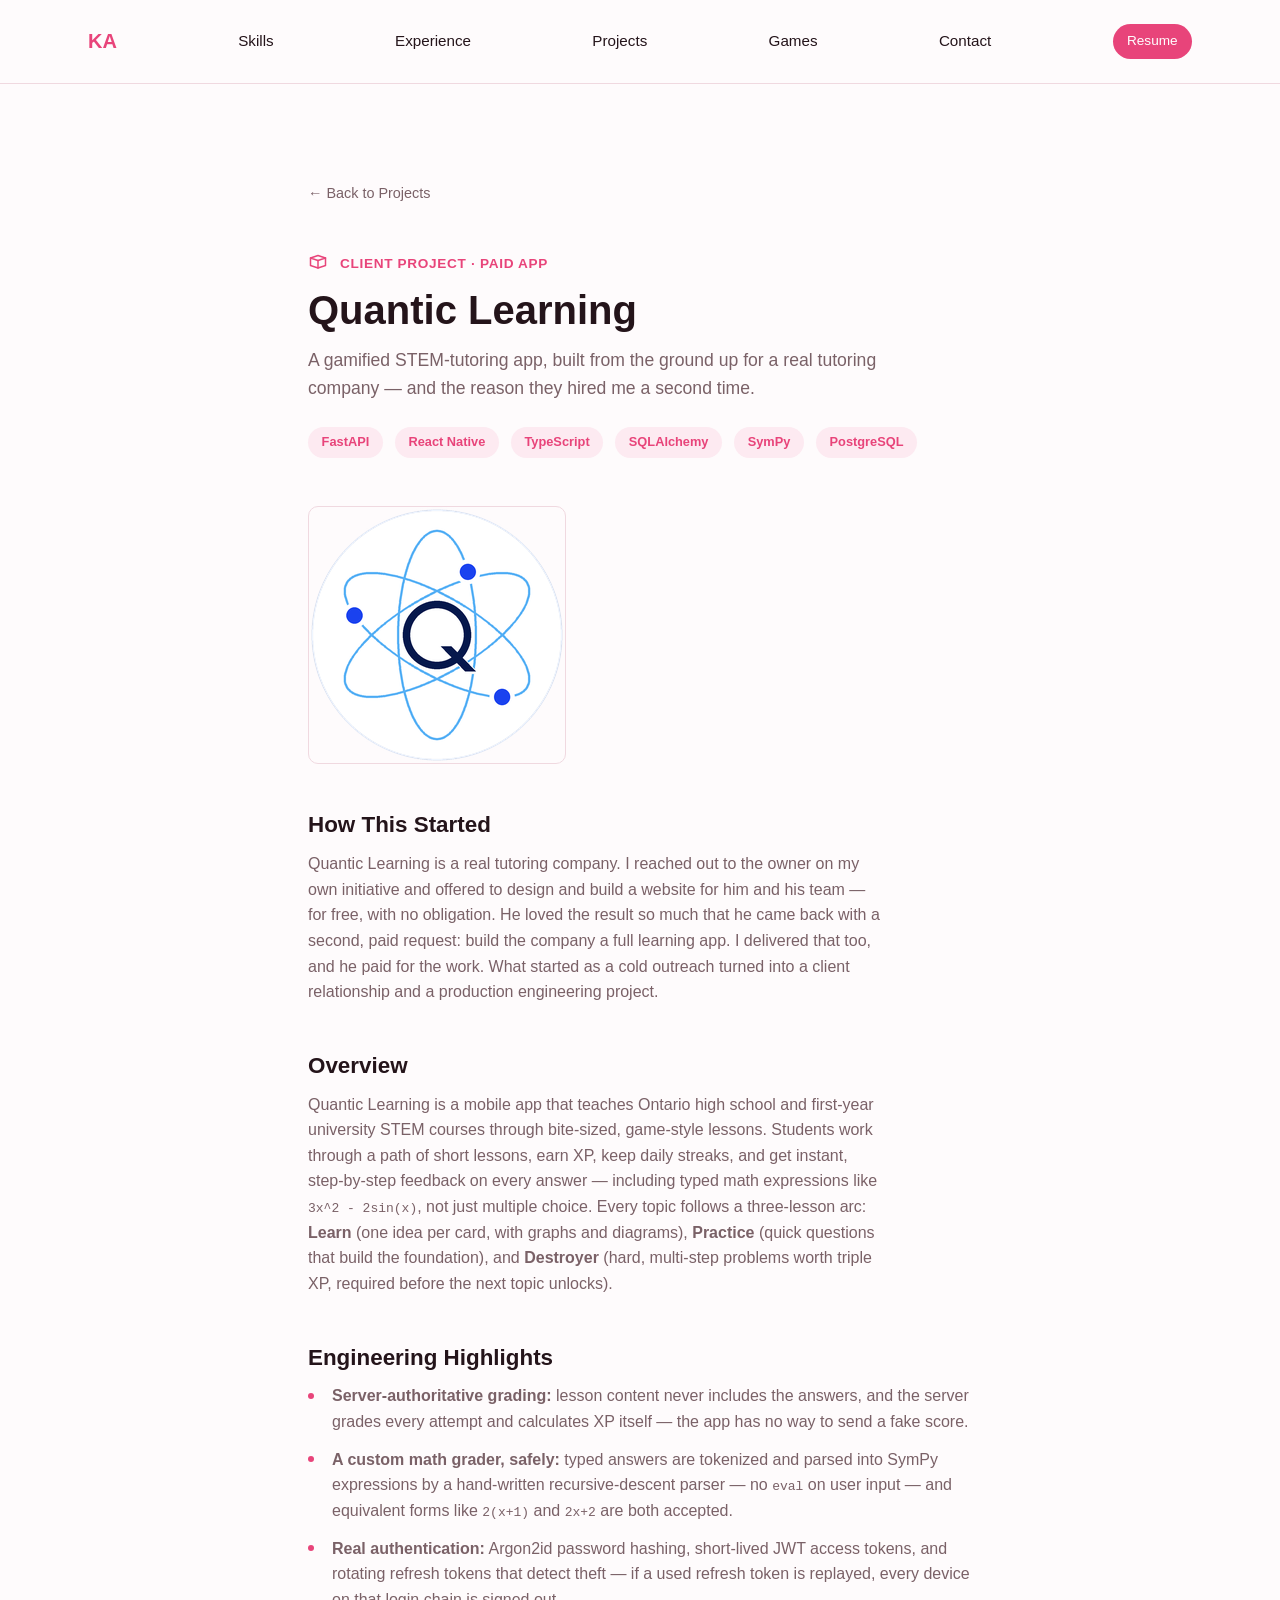
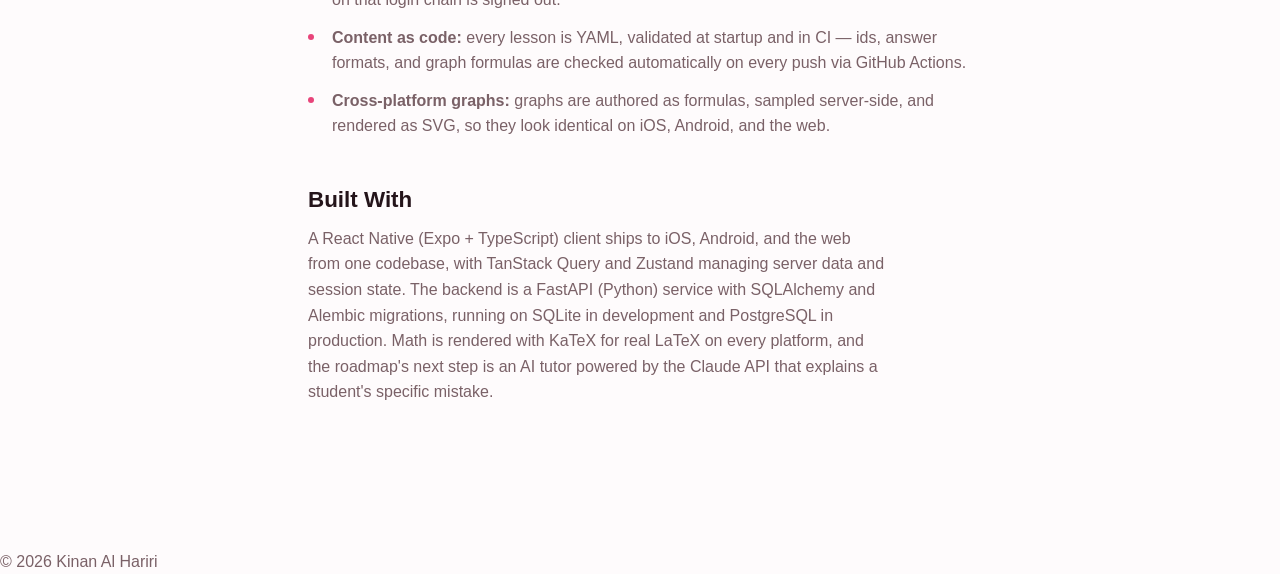
<file: pages/quantic-learning.html>
<!DOCTYPE html>
<html lang="en">

<head>
  <meta charset="UTF-8">
  <meta name="viewport" content="width=device-width, initial-scale=1.0">
  <title>Quantic Learning — Kinan Al Hariri</title>
  <meta name="description" content="Quantic Learning, a gamified STEM-tutoring app built by Kinan Al Hariri for a real tutoring company, starting as a free website and growing into a paid app commission.">
  <link rel="stylesheet" href="../style.css">
</head>

<body>

  <header>
    <nav>
      <a href="../index.html#top">KA</a>
      <a href="../index.html#skills">Skills</a>
      <a href="../index.html#experience">Experience</a>
      <a href="../index.html#projects">Projects</a>
      <a href="../index.html#games">Games</a>
      <a href="../index.html#contact">Contact</a>
      <a href="../Kinan_AlHariri_Resume.pdf" target="_blank" rel="noopener" class="nav-resume">Resume</a>
    </nav>
  </header>

  <main class="detail-page">

    <a href="../index.html#projects" class="back-link">&larr; Back to Projects</a>

    <p class="eyebrow">
      <span class="icon-badge" aria-hidden="true">
        <svg viewBox="0 0 24 24" fill="none" stroke="currentColor" stroke-width="1.8" stroke-linecap="round" stroke-linejoin="round">
          <path d="M3 6l9-3 9 3-9 3-9-3z"/>
          <path d="M3 6v9l9 3 9-3V6"/>
          <path d="M12 9v9"/>
        </svg>
      </span>
      Client Project &middot; Paid App
    </p>
    <h1>Quantic Learning</h1>
    <p class="detail-subtitle">
      A gamified STEM-tutoring app, built from the ground up for a real tutoring company &mdash;
      and the reason they hired me a second time.
    </p>

    <div class="detail-tags">
      <span class="tag">FastAPI</span>
      <span class="tag">React Native</span>
      <span class="tag">TypeScript</span>
      <span class="tag">SQLAlchemy</span>
      <span class="tag">SymPy</span>
      <span class="tag">PostgreSQL</span>
    </div>

    <div class="detail-gallery">
      <img src="../images/quantic-logo.png" alt="Quantic Learning logo">
    </div>

    <section class="detail-block reveal">
      <h2>How This Started</h2>
      <p>
        Quantic Learning is a real tutoring company. I reached out to the owner on my own
        initiative and offered to design and build a website for him and his team &mdash; for
        free, with no obligation. He loved the result so much that he came back with a second,
        paid request: build the company a full learning app. I delivered that too, and he paid
        for the work. What started as a cold outreach turned into a client relationship and a
        production engineering project.
      </p>
    </section>

    <section class="detail-block reveal">
      <h2>Overview</h2>
      <p>
        Quantic Learning is a mobile app that teaches Ontario high school and first-year
        university STEM courses through bite-sized, game-style lessons. Students work through a
        path of short lessons, earn XP, keep daily streaks, and get instant, step-by-step
        feedback on every answer &mdash; including typed math expressions like
        <code>3x^2 - 2sin(x)</code>, not just multiple choice. Every topic follows a
        three-lesson arc: <strong>Learn</strong> (one idea per card, with graphs and diagrams),
        <strong>Practice</strong> (quick questions that build the foundation), and
        <strong>Destroyer</strong> (hard, multi-step problems worth triple XP, required before
        the next topic unlocks).
      </p>
    </section>

    <section class="detail-block reveal">
      <h2>Engineering Highlights</h2>
      <ul class="detail-list">
        <li>
          <strong>Server-authoritative grading:</strong> lesson content never includes the
          answers, and the server grades every attempt and calculates XP itself &mdash; the
          app has no way to send a fake score.
        </li>
        <li>
          <strong>A custom math grader, safely:</strong> typed answers are tokenized and parsed
          into SymPy expressions by a hand-written recursive-descent parser &mdash; no
          <code>eval</code> on user input &mdash; and equivalent forms like
          <code>2(x+1)</code> and <code>2x+2</code> are both accepted.
        </li>
        <li>
          <strong>Real authentication:</strong> Argon2id password hashing, short-lived JWT
          access tokens, and rotating refresh tokens that detect theft &mdash; if a used refresh
          token is replayed, every device on that login chain is signed out.
        </li>
        <li>
          <strong>Content as code:</strong> every lesson is YAML, validated at startup and in
          CI &mdash; ids, answer formats, and graph formulas are checked automatically on every
          push via GitHub Actions.
        </li>
        <li>
          <strong>Cross-platform graphs:</strong> graphs are authored as formulas, sampled
          server-side, and rendered as SVG, so they look identical on iOS, Android, and the web.
        </li>
      </ul>
    </section>

    <section class="detail-block reveal">
      <h2>Built With</h2>
      <p>
        A React Native (Expo + TypeScript) client ships to iOS, Android, and the web from one
        codebase, with TanStack Query and Zustand managing server data and session state. The
        backend is a FastAPI (Python) service with SQLAlchemy and Alembic migrations, running on
        SQLite in development and PostgreSQL in production. Math is rendered with KaTeX for real
        LaTeX on every platform, and the roadmap's next step is an AI tutor powered by the
        Claude API that explains a student's specific mistake.
      </p>
    </section>

  </main>

  <footer>
    <p>&copy; 2026 Kinan Al Hariri</p>
  </footer>

  <script src="../script.js"></script>
</body>

</html>
</file>
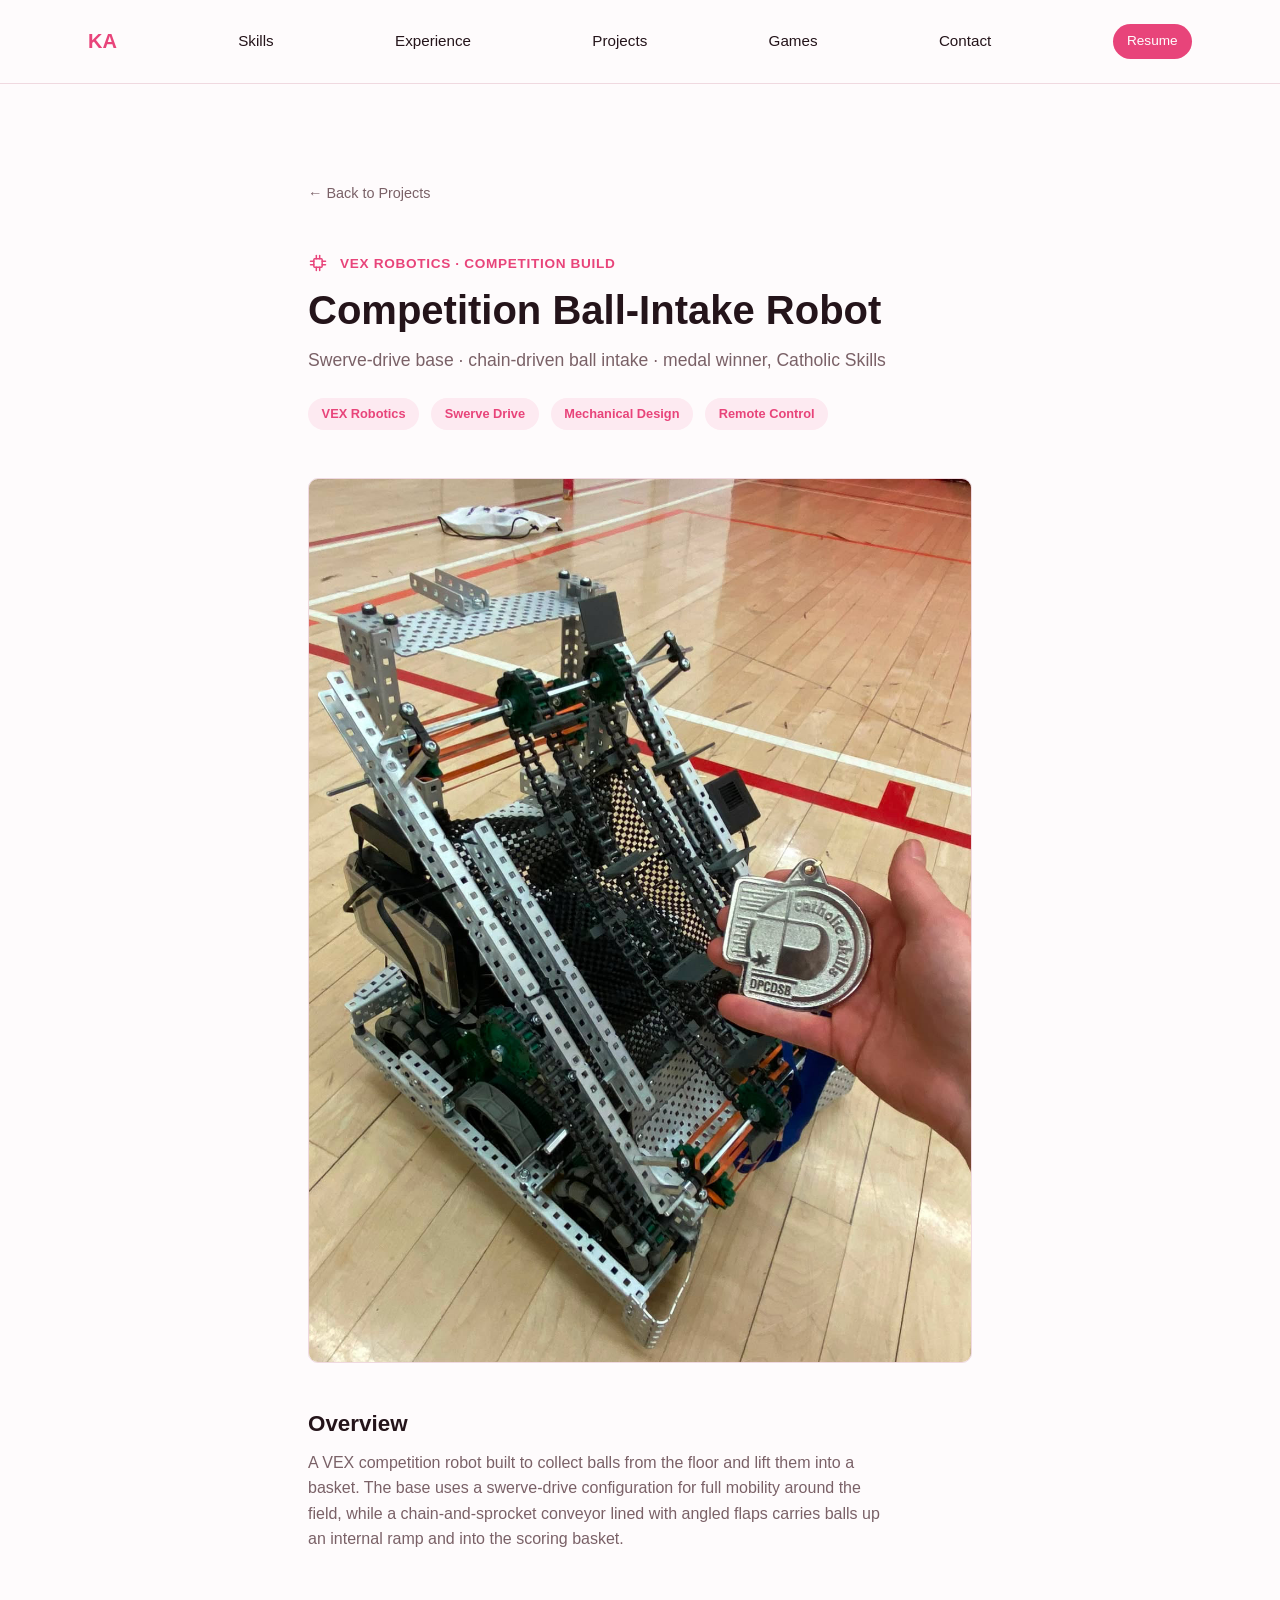
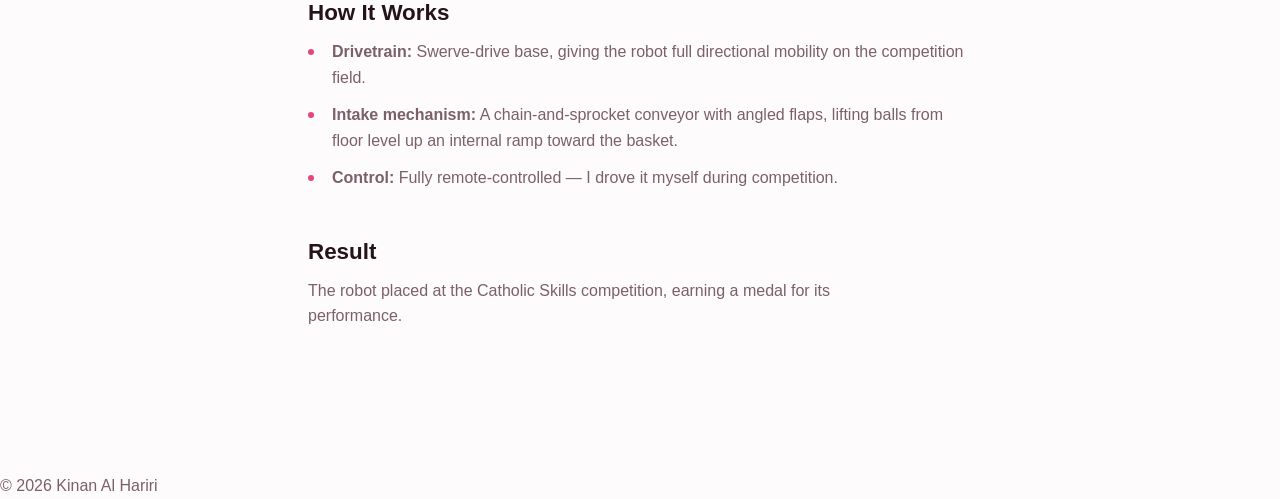
<file: pages/robot.html>
<!DOCTYPE html>
<html lang="en">

<head>
  <meta charset="UTF-8">
  <meta name="viewport" content="width=device-width, initial-scale=1.0">
  <title>Competition Ball-Intake Robot — Kinan Al Hariri</title>
  <meta name="description" content="A VEX competition robot with a swerve-drive base and a chain-driven ball intake, built and driven by Kinan Al Hariri.">
  <link rel="stylesheet" href="../style.css">
</head>

<body>

  <header>
    <nav>
      <a href="../index.html#top">KA</a>
      <a href="../index.html#skills">Skills</a>
      <a href="../index.html#experience">Experience</a>
      <a href="../index.html#projects">Projects</a>
      <a href="../index.html#games">Games</a>
      <a href="../index.html#contact">Contact</a>
      <a href="../Kinan_AlHariri_Resume.pdf" target="_blank" rel="noopener" class="nav-resume">Resume</a>
    </nav>
  </header>

  <main class="detail-page">

    <a href="../index.html#projects" class="back-link">&larr; Back to Projects</a>

    <p class="eyebrow">
      <span class="icon-badge" aria-hidden="true">
        <svg viewBox="0 0 24 24" fill="none" stroke="currentColor" stroke-width="1.8" stroke-linecap="round" stroke-linejoin="round">
          <rect x="7" y="7" width="10" height="10" rx="1"/>
          <line x1="7" y1="10" x2="3" y2="10"/>
          <line x1="7" y1="14" x2="3" y2="14"/>
          <line x1="17" y1="10" x2="21" y2="10"/>
          <line x1="17" y1="14" x2="21" y2="14"/>
          <line x1="10" y1="7" x2="10" y2="3"/>
          <line x1="14" y1="7" x2="14" y2="3"/>
          <line x1="10" y1="17" x2="10" y2="21"/>
          <line x1="14" y1="17" x2="14" y2="21"/>
        </svg>
      </span>
      VEX Robotics · Competition Build
    </p>
    <h1>Competition Ball-Intake Robot</h1>
    <p class="detail-subtitle">
      Swerve-drive base &middot; chain-driven ball intake &middot; medal winner, Catholic Skills
    </p>

    <div class="detail-tags">
      <span class="tag">VEX Robotics</span>
      <span class="tag">Swerve Drive</span>
      <span class="tag">Mechanical Design</span>
      <span class="tag">Remote Control</span>
    </div>

    <div class="detail-gallery">
      <img src="../images/robot.jpg" alt="VEX competition robot with a swerve-drive base and chain-driven ball intake, held next to a Catholic Skills medal">
    </div>

    <section class="detail-block reveal">
      <h2>Overview</h2>
      <p>
        A VEX competition robot built to collect balls from the floor and
        lift them into a basket. The base uses a swerve-drive
        configuration for full mobility around the field, while a
        chain-and-sprocket conveyor lined with angled flaps carries
        balls up an internal ramp and into the scoring basket.
      </p>
    </section>

    <section class="detail-block reveal">
      <h2>How It Works</h2>
      <ul class="detail-list">
        <li>
          <strong>Drivetrain:</strong> Swerve-drive base, giving the
          robot full directional mobility on the competition field.
        </li>
        <li>
          <strong>Intake mechanism:</strong> A chain-and-sprocket
          conveyor with angled flaps, lifting balls from floor level up
          an internal ramp toward the basket.
        </li>
        <li>
          <strong>Control:</strong> Fully remote-controlled — I drove it
          myself during competition.
        </li>
      </ul>
    </section>

    <section class="detail-block reveal">
      <h2>Result</h2>
      <p>
        The robot placed at the Catholic Skills competition, earning a
        medal for its performance.
      </p>
    </section>

  </main>

  <footer>
    <p>&copy; 2026 Kinan Al Hariri</p>
  </footer>

  <script src="../script.js"></script>
</body>

</html>
</file>
<file: style.css>
/* ============================================================
   VARIABLES — the site's palette and scale, defined once here.
   Change a value in this block and it updates everywhere it's
   used via var(--name).
   ============================================================ */
:root {
  --bg: #fefbfc;            /* page background */
  --bg-card: #ffffff;       /* card background */
  --border: #f0d9e0;        /* borders */
  --text: #24141a;          /* main text */
  --text-dim: #7a6167;      /* secondary text */
  --accent: #e8447a;        /* pink accent — links, buttons, labels */
  --accent-dim: #fdeaf1;    /* pale pink fill behind accent elements */
  --accent-2: #0f9e95;      /* teal — a second accent, used sparingly for contrast */
  --accent-2-dim: #e2f6f4;  /* pale teal fill */
  --on-accent: #ffffff;     /* text color for anything sitting on an accent fill */
  --warn: #d97706;          /* amber, used for "pending" states */

  --space-sm: 0.75rem;
  --space-md: 1.5rem;
  --space-lg: 3rem;
  --space-xl: 6rem;

  --radius: 10px;
}

/* Reset browser default spacing, and make padding/border count
   toward an element's width instead of adding to it. */
* {
  margin: 0;
  padding: 0;
  box-sizing: border-box;
}

/* Base page styles */
body {
  background-color: var(--bg);
  color: var(--text);
  font-family: -apple-system, "Segoe UI", Roboto, sans-serif;
  line-height: 1.6;
}

h1, h2, h3 {
  font-weight: 700;
  line-height: 1.2;
  color: var(--text);
}

p {
  color: var(--text-dim);
  max-width: 65ch;   /* caps line length for readability */
}

a {
  color: var(--accent);
  text-decoration: none;
}

img {
  max-width: 100%;
  display: block;
}

/* ============================================================
   NAV BAR
   ============================================================ */
header {
  position: sticky;
  top: 0;
  z-index: 100;
  background-color: var(--bg);
  border-bottom: 1px solid var(--border);
}

nav {
  display: flex;
  align-items: center;
  justify-content: space-between;
  padding: var(--space-md) var(--space-lg);
  max-width: 1200px;
  margin: 0 auto;
}

nav a {
  color: var(--text);
  margin-left: var(--space-md);
  font-size: 0.95rem;
  font-weight: 500;
  transition: color 0.15s ease;
}

nav a:hover {
  color: var(--accent);
}

/* the logo/initials link — bigger, stays on the far left */
nav a:first-child {
  margin-left: 0;
  font-size: 1.25rem;
  font-weight: 700;
  color: var(--accent);
}

/* ============================================================
   SECTIONS
   ============================================================ */
section {
  max-width: 1200px;
  margin: 0 auto;
  padding: var(--space-xl) var(--space-lg);
  scroll-margin-top: 80px;   /* offsets the sticky nav when jumping via anchor link */
}

section h2 {
  font-size: 2rem;
  margin-bottom: var(--space-lg);
  color: var(--text);
}

/* small pink label above a section heading — pink now marks a
   "label or action", dark text marks a heading, instead of every
   heading being pink. */
.section-kicker {
  color: var(--accent);
  font-size: 0.85rem;
  font-weight: 700;
  letter-spacing: 0.08em;
  text-transform: uppercase;
  margin-bottom: 0.5rem;
}

/* Hero */
#hero {
  padding-top: var(--space-xl);
  padding-bottom: var(--space-xl);
}

/* two-column layout: text on the left, a floating stat-chip cluster
   on the right so the hero doesn't end in a wall of empty space */
.hero-grid {
  display: flex;
  align-items: center;
  justify-content: space-between;
  gap: var(--space-xl);
  flex-wrap: wrap;
}

.hero-content {
  flex: 1 1 420px;
}

.hero-visual {
  position: relative;
  flex: 1 1 320px;
  min-height: 320px;
}

.stat-chip {
  position: absolute;
  display: flex;
  align-items: center;
  gap: var(--space-sm);
  background-color: var(--bg-card);
  border: 1px solid var(--border);
  border-radius: var(--radius);
  padding: var(--space-sm) var(--space-md);
  box-shadow: 0 10px 30px -14px rgba(36, 20, 26, 0.25);
  white-space: nowrap;
}

.stat-chip .icon-badge {
  width: 26px;
  height: 26px;
  margin-right: 0;
}

.stat-chip-text {
  display: flex;
  flex-direction: column;
  line-height: 1.2;
}

.stat-chip-text strong {
  font-size: 1.15rem;
  font-weight: 800;
  color: var(--text);
}

.stat-chip-text span {
  font-size: 0.7rem;
  font-weight: 600;
  color: var(--text-dim);
  text-transform: uppercase;
  letter-spacing: 0.03em;
}

.stat-chip-1 { top: 0;      left: 8%;   transform: rotate(-4deg); }
.stat-chip-2 { top: 112px;  right: 0;   transform: rotate(3deg);  border-color: var(--accent-2); }
.stat-chip-3 { bottom: 64px; left: 0;   transform: rotate(4deg);  border-color: var(--accent); }
.stat-chip-4 { bottom: 0;   right: 12%; transform: rotate(-3deg); }

@media (max-width: 900px) {
  .hero-visual {
    min-height: 0;
    width: 100%;
    display: grid;
    grid-template-columns: repeat(2, 1fr);
    gap: var(--space-sm);
  }

  .stat-chip {
    position: static;
    transform: none !important;
    white-space: normal;
  }
}

#hero h1 {
  font-size: 3.5rem;
  margin-bottom: var(--space-sm);
}

#hero > p:first-of-type {
  color: var(--accent);
  font-size: 1.25rem;
  font-weight: 600;
  margin-bottom: var(--space-md);
}

#hero > p:nth-of-type(2) {
  margin-bottom: var(--space-lg);
}

/* Button-style links (LinkedIn/Resume, project/game cards) */
.hero-actions {
  display: flex;
  flex-wrap: wrap;
  gap: var(--space-sm);
}

.hero-actions > a,
article > a {
  display: inline-block;
  background-color: var(--accent);
  color: var(--on-accent);
  font-weight: 600;
  padding: 0.75rem 1.5rem;
  border-radius: var(--radius);
  margin-top: var(--space-sm);
  transition: opacity 0.15s ease;
}

.hero-actions > a:hover,
article > a:hover {
  opacity: 0.85;
}

/* Resume stands apart from the primary (filled) action — an outline
   style reads as "secondary" without competing with LinkedIn. */
.hero-actions > a.btn-secondary {
  background-color: transparent;
  color: var(--accent);
  border: 2px solid var(--accent);
  padding: calc(0.75rem - 2px) calc(1.5rem - 2px);
}

.hero-actions > a.btn-secondary:hover {
  background-color: var(--accent-dim);
  opacity: 1;
}

/* Resume link in the nav — a small pill so it reads as an action,
   not just another page-jump link. */
.nav-resume {
  background-color: var(--accent);
  color: var(--on-accent) !important;
  padding: 0.4rem 0.9rem;
  border-radius: 999px;
  font-size: 0.85rem !important;
  transition: opacity 0.15s ease;
}

.nav-resume:hover {
  opacity: 0.85;
  color: var(--on-accent) !important;
}

/* Disabled state — resume isn't linked to anything yet, but stays
   visible as a placeholder for when it is. */
.nav-resume[aria-disabled="true"],
.hero-actions > a.btn-secondary[aria-disabled="true"],
.detail-cta[aria-disabled="true"] {
  cursor: default;
  opacity: 0.5;
}

.nav-resume[aria-disabled="true"]:hover,
.hero-actions > a.btn-secondary[aria-disabled="true"]:hover {
  opacity: 0.5;
}

/* ============================================================
   CARD GRID (Experience / Projects / Games)
   ============================================================ */
#projects {
  position: relative;
  display: grid;
  grid-template-columns: repeat(auto-fit, minmax(280px, 1fr));
  gap: var(--space-md);
}

/* a full-bleed pale-pink wash behind Projects — breaks up the run of
   plain white between Skills/Experience and the dark Games band */
#projects::before {
  content: "";
  position: absolute;
  top: 0;
  left: 50%;
  width: 100vw;
  height: 100%;
  transform: translateX(-50%);
  background-color: var(--accent-dim);
  opacity: 0.5;
  pointer-events: none;
  z-index: 0;
}

#projects > * {
  position: relative;
  z-index: 1;
}

#projects h2,
#projects .section-kicker {
  grid-column: 1 / -1;   /* section heading spans the full grid width */
}

/* Skills and Experience share a row instead of each being a full-width
   section — keeps a single Experience card from leaving a big empty
   gap beside it, the same problem Games had with only one card. */
.split-row {
  display: flex;
  flex-wrap: wrap;
  gap: var(--space-lg);
  align-items: flex-start;
}

.split-col {
  flex: 1 1 320px;
  scroll-margin-top: 80px;   /* these are <div>s now, not <section>s, so they need their own nav-offset rule */
}

/* a second (or third) stacked card within a split-col, e.g. a second
   Experience entry — gives it breathing room from the card above it */
.split-col .card-link + .card-link {
  display: block;
  margin-top: var(--space-md);
}

/* Games uses flex instead of the shared grid above — with only one
   card right now, a grid track would leave an odd empty gap beside
   it. flex-wrap lets it size to its own content and still wrap
   cleanly whenever a second game is added later. */
#games {
  display: flex;
  flex-wrap: wrap;
  gap: var(--space-md);
}

#games h2,
#games .section-kicker {
  flex-basis: 100%;
}

#games .card-link,
.game-facts {
  flex: 0 1 380px;
}

/* the static "Quick Facts" panel beside the game card */
.game-facts {
  background-color: var(--bg-card);
  padding: var(--space-md);
}

.fact-list {
  list-style: none;
}

.fact-list li {
  display: flex;
  justify-content: space-between;
  align-items: baseline;
  gap: var(--space-sm);
  padding: 0.5rem 0;
  border-bottom: 1px dashed var(--border);
  font-size: 0.9rem;
}

.fact-list li:last-child {
  border-bottom: none;
}

.fact-list li span {
  color: var(--text-dim);
}

.fact-list li strong {
  color: var(--text);
  text-align: right;
}

/* individual card */
article {
  background-color: var(--bg-card);
  border: 1px solid var(--border);
  border-radius: var(--radius);
  padding: var(--space-md);
  display: flex;
  flex-direction: column;
  transition: transform 0.15s ease, border-color 0.15s ease;
}

article img {
  border-radius: calc(var(--radius) - 2px);
  margin-bottom: var(--space-md);
  aspect-ratio: 16 / 10;   /* keeps card images a consistent size regardless of source dimensions */
  object-fit: cover;
}

/* A drawn "blueprint schematic" in place of a photo on a project
   card — used where a real photo would clash with the flat vector
   look the rest of the cards use (logos, icons). The real photo
   still lives on that project's own detail page. */
.card-art {
  position: relative;
  aspect-ratio: 16 / 10;
  margin-bottom: var(--space-md);
  border-radius: calc(var(--radius) - 2px);
  overflow: hidden;
  background-color: var(--accent-dim);
  background-image:
    linear-gradient(var(--border) 1px, transparent 1px),
    linear-gradient(90deg, var(--border) 1px, transparent 1px);
  background-size: 24px 24px;
}

.card-art svg {
  position: absolute;
  inset: 0;
  width: 100%;
  height: 100%;
}

.card-art .art-corner {
  position: absolute;
  width: 16px;
  height: 16px;
  opacity: 0.6;
}

.card-art .corner-tl { top: 8px; left: 8px; border-top: 2px solid var(--accent); border-left: 2px solid var(--accent); }
.card-art .corner-tr { top: 8px; right: 8px; border-top: 2px solid var(--accent); border-right: 2px solid var(--accent); }
.card-art .corner-bl { bottom: 8px; left: 8px; border-bottom: 2px solid var(--accent); border-left: 2px solid var(--accent); }
.card-art .corner-br { bottom: 8px; right: 8px; border-bottom: 2px solid var(--accent); border-right: 2px solid var(--accent); }

article h3 {
  font-size: 1.25rem;
  margin-bottom: var(--space-sm);
}

article p {
  margin-bottom: var(--space-md);
  flex-grow: 1;   /* pushes the button/link to the bottom of the card */
}

/* ============================================================
   RESPONSIVE — phone-sized screens
   ============================================================ */
@media (max-width: 640px) {
  #hero h1 {
    font-size: 2.25rem;
  }

  section {
    padding: var(--space-lg) var(--space-md);
  }

  nav {
    padding: var(--space-sm) var(--space-md);
    flex-wrap: wrap;
    row-gap: var(--space-sm);
  }

  nav a {
    margin-left: var(--space-sm);
    font-size: 0.85rem;
  }
}

html {
  scroll-behavior: smooth;   /* animates jumps to anchor links instead of an instant cut */
}

/* ============================================================
   CLICKABLE CARDS & DETAIL PAGES
   ============================================================ */

/* the whole card is wrapped in <a class="card-link"> */
.card-link {
  display: block;
  color: inherit;
}

.card-link:hover article {
  transform: translateY(-4px);
  border-color: var(--accent);
}

/* small label above a card's title, e.g. "VEX Robotics" */
.card-eyebrow {
  color: var(--accent);
  font-size: 0.75rem;
  font-weight: 700;
  letter-spacing: 0.05em;
  text-transform: uppercase;
  margin-bottom: var(--space-sm);
}

.card-more {
  color: var(--accent);
  font-weight: 600;
  font-size: 0.9rem;
  margin-top: auto;   /* pins this to the bottom of the card */
}

/* layout shared by experience.html, robot.html, motivez.html, fish-out-of-water.html */
.detail-page {
  max-width: 760px;
  margin: 0 auto;
  padding: var(--space-xl) var(--space-lg);
}

.back-link {
  display: inline-block;
  color: var(--text-dim);
  font-size: 0.9rem;
  margin-bottom: var(--space-lg);
}

.back-link:hover {
  color: var(--accent);
}

.eyebrow {
  color: var(--accent);
  font-size: 0.85rem;
  font-weight: 700;
  letter-spacing: 0.05em;
  text-transform: uppercase;
  margin-bottom: var(--space-sm);
}

.detail-page h1 {
  font-size: 2.5rem;
  margin-bottom: var(--space-sm);
}

.detail-subtitle {
  font-size: 1.1rem;
  margin-bottom: var(--space-md);
}

/* row of small pill-shaped tags, e.g. "Swift", "Xcode" */
.detail-tags {
  display: flex;
  flex-wrap: wrap;
  gap: var(--space-sm);
  margin-bottom: var(--space-lg);
}

.tag {
  background-color: var(--accent-dim);
  color: var(--accent);
  font-size: 0.8rem;
  font-weight: 600;
  padding: 0.35rem 0.85rem;
  border-radius: 999px;
}

.detail-gallery {
  margin-bottom: var(--space-lg);
}

.detail-gallery img {
  border-radius: var(--radius);
  border: 1px solid var(--border);
}

.detail-block {
  margin-bottom: var(--space-lg);
  padding: 0;
}

.detail-block h2 {
  font-size: 1.4rem;
  margin-bottom: var(--space-sm);
  color: var(--text);
}

.detail-list {
  list-style: none;   /* replaced with a custom pink dot below */
}

.detail-list li {
  position: relative;
  padding-left: var(--space-md);
  margin-bottom: var(--space-sm);
  color: var(--text-dim);
}

.detail-list li::before {
  content: "";
  position: absolute;
  left: 0;
  top: 0.6em;
  width: 6px;
  height: 6px;
  border-radius: 50%;
  background-color: var(--accent);
}

.detail-cta {
  display: inline-block;
  background-color: var(--accent);
  color: var(--on-accent);
  font-weight: 600;
  padding: 0.85rem 1.75rem;
  border-radius: var(--radius);
  transition: opacity 0.15s ease;
}

.detail-cta:hover {
  opacity: 0.85;
}

/* in-page playable game embed */
.game-embed {
  width: 100%;
  aspect-ratio: 16 / 9;
  background-color: #000;
  border-radius: var(--radius);
  overflow: hidden;
  border: 1px solid var(--border);
  margin-bottom: var(--space-sm);
}

.game-embed iframe {
  display: block;
  width: 100%;
  height: 100%;
  border: 0;
}

.embed-note {
  font-size: 0.85rem;
  margin-bottom: var(--space-lg);
}

/* ============================================================
   SKILLS — small monogram tiles, colored by each language's usual
   brand color (a stand-in for logos, rather than reproducing them)
   ============================================================ */
.skills-grid {
  display: grid;
  grid-template-columns: repeat(auto-fill, minmax(110px, 1fr));
  gap: var(--space-sm);
}

.skill-tile {
  --tile-color: var(--accent);
  display: flex;
  flex-direction: column;
  align-items: center;
  gap: 0.5rem;
  background-color: var(--bg-card);
  border: 1px solid var(--border);
  border-radius: var(--radius);
  padding: var(--space-md) var(--space-sm);
  text-align: center;
  transition: transform 0.15s ease, border-color 0.15s ease;
}

.skill-tile:hover {
  transform: translateY(-4px);
  border-color: var(--tile-color);
}

.skill-mark {
  display: flex;
  align-items: center;
  justify-content: center;
  width: 40px;
  height: 40px;
}

.skill-mark svg {
  width: 100%;
  height: 100%;
}

.skill-name {
  font-size: 0.8rem;
  font-weight: 600;
  color: var(--text-dim);
}

/* ============================================================
   ICONS — small SVG badges next to card eyebrows and contact links
   ============================================================ */
.card-eyebrow {
  display: flex;
  align-items: center;
}

.icon-badge {
  display: inline-flex;
  align-items: center;
  justify-content: center;
  width: 22px;
  height: 22px;
  margin-right: var(--space-sm);
  color: var(--accent);
  flex-shrink: 0;
}

.icon-badge svg {
  width: 100%;
  height: 100%;
  transition: transform 0.2s ease;
}

/* a small hover reaction on the icon, matching the card lift */
.card-link:hover .icon-badge svg {
  transform: scale(1.15) rotate(-6deg);
}

.contact-icon {
  display: inline-flex;
  width: 18px;
  height: 18px;
  margin-right: 0.4rem;
  vertical-align: middle;
  color: var(--accent);
}

/* eyebrow icons on detail pages (experience.html, robot.html, etc.) */
.eyebrow {
  display: flex;
  align-items: center;
}

.eyebrow .icon-badge {
  width: 20px;
  height: 20px;
}

/* ============================================================
   BLUEPRINT DECORATION — hero section
   ============================================================ */
#hero {
  position: relative;
  overflow: hidden;
}

#hero::before {
  content: "";
  position: absolute;
  inset: 0;
  background-image:
    linear-gradient(var(--border) 1px, transparent 1px),
    linear-gradient(90deg, var(--border) 1px, transparent 1px);
  background-size: 32px 32px;
  opacity: 0.5;
  pointer-events: none;
  z-index: 0;
}

/* keeps the real hero content above the decorative grid */
#hero > *:not(.blueprint-corner) {
  position: relative;
  z-index: 1;
}

.blueprint-corner {
  position: absolute;
  width: 28px;
  height: 28px;
  opacity: 0.6;
  pointer-events: none;
  z-index: 1;
}

.corner-tl { top: 8px; left: 0; border-top: 2px solid var(--accent); border-left: 2px solid var(--accent); }
.corner-tr { top: 8px; right: 0; border-top: 2px solid var(--accent); border-right: 2px solid var(--accent); }
.corner-bl { bottom: 8px; left: 0; border-bottom: 2px solid var(--accent); border-left: 2px solid var(--accent); }
.corner-br { bottom: 8px; right: 0; border-bottom: 2px solid var(--accent); border-right: 2px solid var(--accent); }

/* ============================================================
   RETRO / PIXEL FRAME — Games section
   ============================================================ */
/* Games gets its own dark "arcade" band — a deliberate break from the
   light theme everywhere else on the page. Redefining the shared
   color variables inside #games means every card, heading, and list
   inside it (which all already reference var(--text), var(--border),
   etc.) re-themes automatically, with no separate dark-mode rules
   needed per component. */
#games {
  --bg-card: #201531;
  --border: #4a3760;
  --text: #f8f1f6;
  --text-dim: #cbb9d1;
  position: relative;
  padding-top: var(--space-xl);
  padding-bottom: var(--space-xl);
}

/* full-bleed dark backdrop, edge to edge regardless of the section's
   own max-width */
#games::before {
  content: "";
  position: absolute;
  top: 0;
  left: 50%;
  width: 100vw;
  height: 100%;
  transform: translateX(-50%);
  background-color: #140c1f;
  z-index: 0;
}

/* faint dot grid on top of the dark backdrop, like graph/pixel paper */
#games::after {
  content: "";
  position: absolute;
  inset: 0;
  background-image: radial-gradient(rgba(255, 255, 255, 0.08) 1.5px, transparent 1.5px);
  background-size: 18px 18px;
  pointer-events: none;
  z-index: 0;
}

#games > * {
  position: relative;
  z-index: 1;
}

/* the quick-facts panel's shadow runs teal instead of pink, so the
   two cards in each row read as a pair without being identical */
.game-facts.pixel-frame {
  box-shadow: 5px 5px 0 0 var(--accent-2);
}

/* sharp corners + a solid offset shadow instead of a blurred one —
   the classic flat "pixel button" look, no rounded corners. */
.pixel-frame {
  border: 3px solid var(--text) !important;
  border-radius: 0 !important;
  box-shadow: 5px 5px 0 0 var(--accent);
  transition: transform 0.15s ease, box-shadow 0.15s ease !important;
}

/* overrides the generic .card-link:hover article lift — this one
   nudges diagonally instead of floating straight up, and pushes the
   offset shadow out further instead of changing border color. */
.card-link:hover .pixel-frame {
  transform: translate(-3px, -3px);
  border-color: var(--text);
  box-shadow: 8px 8px 0 0 var(--accent);
}

/* same dot-grid treatment, reused on the Fish Out of Water detail page */
.pixel-page {
  position: relative;
}

.pixel-page::before {
  content: "";
  position: absolute;
  inset: 0;
  background-image: radial-gradient(var(--border) 1.5px, transparent 1.5px);
  background-size: 18px 18px;
  opacity: 0.5;
  pointer-events: none;
  z-index: 0;
}

.pixel-page > * {
  position: relative;
  z-index: 1;
}

/* ============================================================
   SCROLL-REVEAL MOTION
   ============================================================
   Paired with script.js: .reveal starts hidden/offset, and JS adds
   .in-view the first time an element scrolls into the viewport.
*/
.reveal {
  opacity: 0;
  transform: translateY(20px);
  transition: opacity 0.6s ease, transform 0.6s ease;
}

.reveal.in-view {
  opacity: 1;
  transform: none;
}

@media (prefers-reduced-motion: reduce) {
  .reveal {
    opacity: 1;
    transform: none;
    transition: none;
  }
}
</file>
